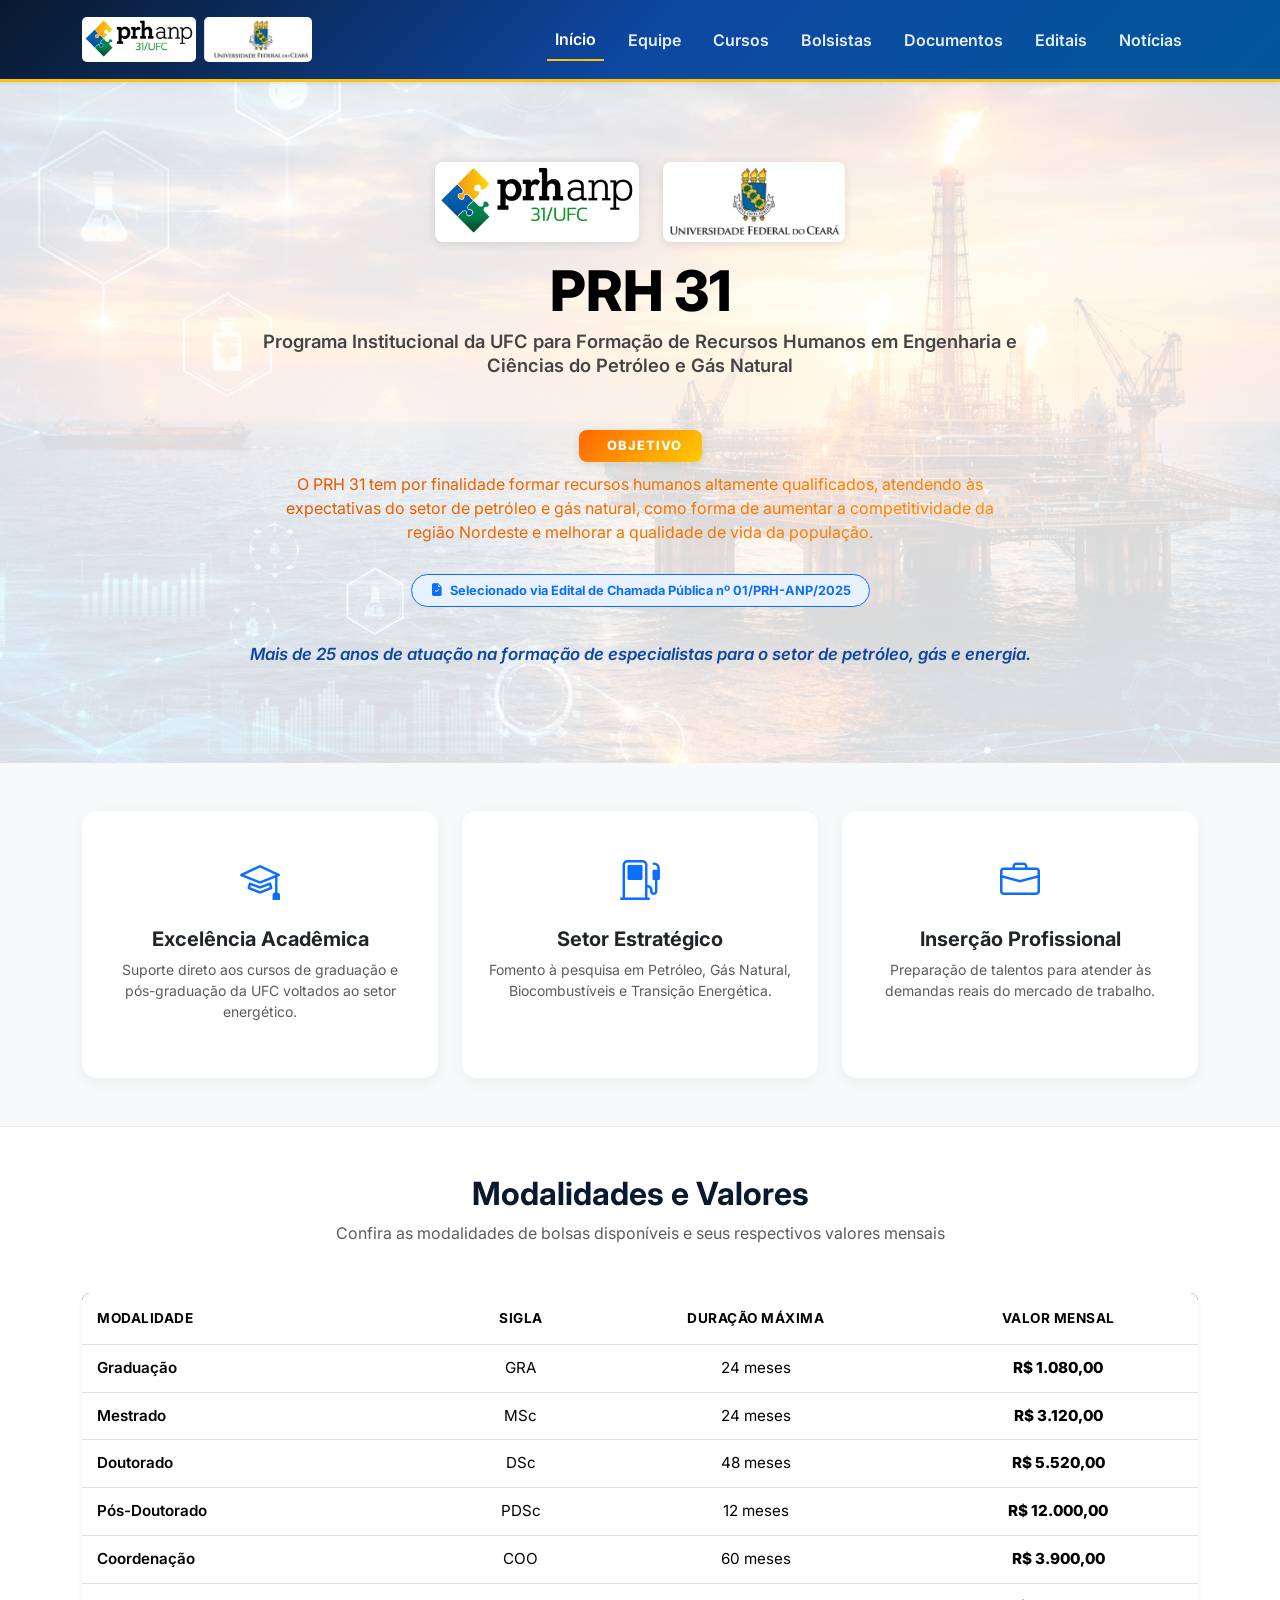
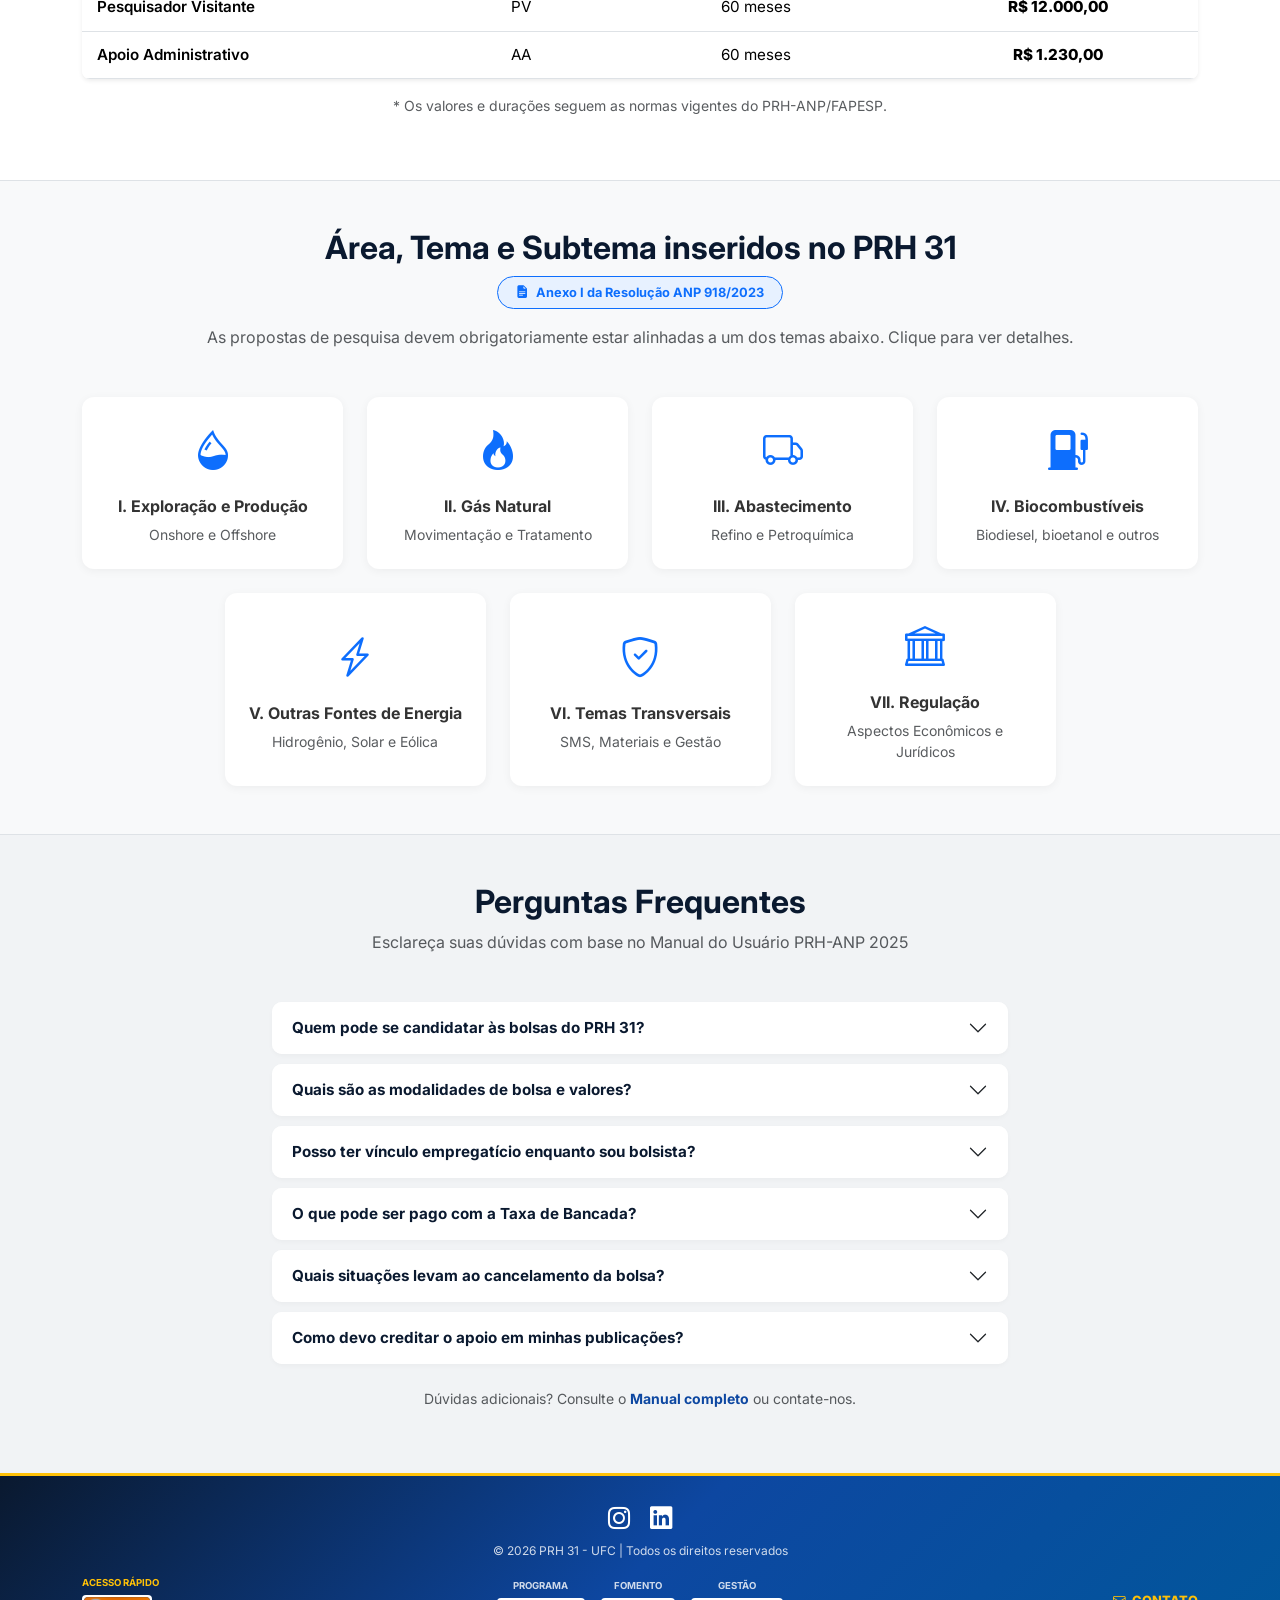
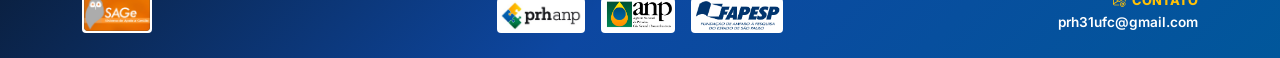
<file: index.html>
<!DOCTYPE html>
<html lang="pt-br">
<head>
  <meta charset="UTF-8">
  <meta name="viewport" content="width=device-width, initial-scale=1">
  <title>PRH 31 - UFC | Início</title>
  
  <link rel="icon" type="image/jpeg" href="img/logo.jpeg">

  <link href="https://cdn.jsdelivr.net/npm/bootstrap@5.3.2/dist/css/bootstrap.min.css" rel="stylesheet">
  <link rel="stylesheet" href="https://cdn.jsdelivr.net/npm/bootstrap-icons@1.11.1/font/bootstrap-icons.css">
  <style>
    @import url('https://fonts.googleapis.com/css2?family=Inter:wght@400;600;800&display=swap');
    
    body { font-family: 'Inter', sans-serif; background: #f8f9fa; color: #333; }

    /* NAVBAR */
    .navbar {
      background: linear-gradient(135deg, #0a192f 0%, #0d47a1 50%, #01579b 100%);
      border-bottom: 3px solid #ffc107; 
      padding: 12px 0;
    }
    .navbar-brand img { height: 45px; background: #fff; padding: 3px; border-radius: 5px; transition: 0.3s; }
    
    .navbar-brand a:hover img { transform: scale(1.05); box-shadow: 0 0 10px #ffc107; }

    .nav-link { font-weight: 600; color: rgba(255, 255, 255, 0.9) !important; transition: 0.3s; margin: 0 8px; }
    .nav-link:hover { color: #ffc107 !important; }
    .nav-link.active { color: #fff !important; border-bottom: 2px solid #ffc107 !important; }

    /* HERO SECTION */
    .hero-section { 
      padding: 80px 0;
      background: linear-gradient(rgba(255, 255, 255, 0.85), rgba(255, 255, 255, 0.85)), 
                  url('img/plat.jpeg') no-repeat center center;
      background-size: cover;
      text-align: center; 
    }
    
    .program-title { font-size: 3.5rem; font-weight: 800; color: #000; margin-bottom: 5px; }
    .program-full-name { 
      font-size: 1.15rem; 
      color: #444; 
      max-width: 800px; 
      margin: 0 auto; 
      line-height: 1.3;
      font-weight: 600; 
    }
    
    .objective-container { margin-top: 50px; }

    .program-purpose { 
      font-size: 1rem;
      max-width: 750px; 
      margin: 10px auto 0 auto;
      line-height: 1.5;
      font-weight: 400;
      background: linear-gradient(135deg, #e65100 0%, #ff8f00 100%);
      -webkit-background-clip: text;
      -webkit-text-fill-color: transparent;
      background-clip: text;
    }

    .purpose-box {
      display: inline-flex;
      align-items: center;
      background: linear-gradient(135deg, #ff6600 0%, #ffcc00 100%);
      padding: 6px 20px; 
      border-radius: 8px;
      box-shadow: 0 2px 8px rgba(0,0,0,0.1);
    }

    .purpose-label { font-weight: 800; text-transform: uppercase; letter-spacing: 1px; color: #ffffff; font-size: 0.8rem; }
    .purpose-icon { font-size: 1.1rem; margin-right: 8px; color: #ffffff; display: flex; align-items: center; }

    .edital-badge {
      display: inline-block;
      background-color: #e7f1ff;
      color: #0d6efd;
      font-size: 0.8rem;
      font-weight: 700;
      padding: 6px 18px;
      border-radius: 50px;
      margin-top: 30px;
      border: 1px solid #0d6efd;
      text-decoration: none;
      transition: 0.3s;
    }
    .edital-badge:hover { background-color: #0d6efd; color: #fff; }

    .history-phrase { font-size: 1.05rem; font-weight: 600; color: #0d47a1; margin-top: 35px; font-style: italic; }
    
    /* CARDS */
    .feature-card { border: none; border-radius: 15px; transition: 0.3s; background: #fff; box-shadow: 0 4px 15px rgba(0,0,0,0.05); padding: 2.5rem 1.5rem !important; }
    .feature-card:hover { transform: translateY(-5px); box-shadow: 0 8px 25px rgba(0,0,0,0.1); }
    
    /* TABELA DE BOLSAS */
    .bolsas-section { background-color: #ffffff; border-top: 1px solid #eee; }
    .table-bolsas thead { background-color: #0a192f; color: white; }
    .table-bolsas th { font-weight: 700; text-transform: uppercase; font-size: 0.85rem; letter-spacing: 0.5px; padding: 15px; }
    .table-bolsas td { padding: 12px 15px; font-size: 0.95rem; vertical-align: middle; }
    .valor-bolsa { font-weight: 800; color: #198754; }

    /* ÁREAS DE PESQUISA CARD */
    .research-card { 
      border: none; 
      border-radius: 12px; 
      transition: 0.3s; 
      background: #fff; 
      box-shadow: 0 2px 10px rgba(0,0,0,0.05); 
      cursor: pointer;
    }
    .research-card:hover { transform: scale(1.03); box-shadow: 0 5px 20px rgba(0,0,0,0.1); border-left: 4px solid #ffc107; }
    .modal-header { background: #0a192f; color: white; border-bottom: 2px solid #ffc107; }
    .modal-title { font-weight: 800; }

    /* FAQ SECTION */
    .faq-section { background-color: #f1f3f5; border-top: 1px solid #dee2e6; }
    .accordion-item { border: none; margin-bottom: 10px; border-radius: 10px !important; overflow: hidden; box-shadow: 0 2px 5px rgba(0,0,0,0.03); }
    .accordion-button { font-size: 0.95rem; color: #0a192f; }
    .accordion-button:not(.collapsed) { background-color: #fff; color: #0d47a1; box-shadow: none; border-bottom: 1px solid #eee; }
    .accordion-button:focus { box-shadow: none; }
    .accordion-body { font-size: 0.9rem; line-height: 1.6; background-color: #fff; }

    /* FOOTER */
    footer { background: linear-gradient(135deg, #0a192f 0%, #0d47a1 50%, #01579b 100%); color: #fff; padding: 25px 0; border-top: 3px solid #ffc107; }
    .footer-logos img { height: 35px; background: #fff; padding: 3px; border-radius: 4px; transition: 0.3s; }
    
    .footer-logos a:hover img, .footer-sage a:hover img { transform: scale(1.05); box-shadow: 0 0 10px #ffc107; }

    .logo-label { font-size:.6rem; text-transform:uppercase; font-weight:700; margin-bottom:4px; display:block; color:rgba(255,255,255,0.8)}
    .contact-label { font-size: 0.8rem; text-transform: uppercase; font-weight: 800; margin-bottom: 2px; color: #ffc107; display: flex; align-items: center; gap: 6px; }
    .footer-email { font-size: 0.85rem; font-weight: 600; color: #fff; text-decoration: none; transition: 0.3s; }
    .footer-email:hover { color: #ffc107; }

    .social-icons a { color: #fff; font-size: 1.4rem; margin: 0 8px; transition: 0.3s; display: inline-block; }
    .social-icons a:hover { color: #ffc107 !important; transform: scale(1.2); }

    @media (max-width: 992px) { .program-title { font-size: 2.8rem; } }
  </style>
</head>
<body class="d-flex flex-column min-vh-100">

<nav class="navbar navbar-expand-lg sticky-top shadow-sm">
  <div class="container">
    <div class="navbar-brand d-flex align-items-center">
        <a href="index.html"><img src="img/logo.jpeg" alt="Logo PRH"></a>
        <a href="https://www.ufc.br/" target="_blank"><img src="img/logo-ufc.jpeg" class="ms-2 border-start ps-2" alt="Logo UFC"></a>
    </div>
    <button class="navbar-toggler" type="button" data-bs-toggle="collapse" data-bs-target="#navbarNav">
      <span class="navbar-toggler-icon"></span>
    </button>
    <div class="collapse navbar-collapse" id="navbarNav">
      <ul class="navbar-nav ms-auto align-items-center">
        <li class="nav-item"><a class="nav-link active" href="index.html">Início</a></li>
        <li class="nav-item"><a class="nav-link" href="equipe.html">Equipe</a></li>
        <li class="nav-item"><a class="nav-link" href="cursos.html">Cursos</a></li>
        <li class="nav-item"><a class="nav-link" href="bolsistas.html">Bolsistas</a></li>
        <li class="nav-item"><a class="nav-link" href="documentos.html">Documentos</a></li>
        <li class="nav-item"><a class="nav-link" href="editais.html">Editais</a></li>
        <li class="nav-item"><a class="nav-link" href="noticias.html">Notícias</a></li>
      </ul>
    </div>
  </div>
</nav>

<main class="flex-grow-1">
  <section class="hero-section">
    <div class="container text-center">
      <div class="d-flex justify-content-center align-items-center gap-4 mb-3">
        <img src="img/logo.jpeg" alt="Logo PRH 31" style="height: 80px; border-radius: 8px; background: #fff; padding: 5px; box-shadow: 0 2px 10px rgba(0,0,0,0.1);">
        <img src="img/logo-ufc.jpeg" alt="Logo UFC" style="height: 80px; border-radius: 8px; background: #fff; padding: 5px; box-shadow: 0 2px 10px rgba(0,0,0,0.1);">
      </div>
      
      <h1 class="program-title">PRH 31</h1>
      <div class="program-full-name">
        <p class="mb-0">Programa Institucional da UFC para Formação de Recursos Humanos em Engenharia e Ciências do Petróleo e Gás Natural</p>
      </div>
      <div class="objective-container">
        <div class="purpose-box">
          <span class="purpose-icon"><i class="bi bi-target"></i></span>
          <span class="purpose-label">Objetivo</span>
        </div>
        <p class="program-purpose">
          O PRH 31 tem por finalidade formar recursos humanos altamente qualificados, atendendo às expectativas do setor de petróleo e gás natural, como forma de aumentar a competitividade da região Nordeste e melhorar a qualidade de vida da população.
        </p>
      </div>
      <a href="https://www.gov.br/anp/pt-br/assuntos/tecnologia-meio-ambiente/prh-anp-programa-de-formacao-de-recursos-humanos/eixo-academico/edital-de-chamada-publica" target="_blank" class="edital-badge">
          <i class="bi bi-file-earmark-check-fill me-1"></i> Selecionado via Edital de Chamada Pública nº 01/PRH-ANP/2025
      </a>
      <p class="history-phrase">Mais de 25 anos de atuação na formação de especialistas para o setor de petróleo, gás e energia.</p>
    </div>
  </section>

  <section class="container py-5">
    <div class="row g-4 text-center">
      <div class="col-md-4"><div class="card h-100 feature-card"><i class="bi bi-mortarboard text-primary fs-1 mb-3"></i><h5 class="fw-bold">Excelência Acadêmica</h5><p class="text-muted small">Suporte direto aos cursos de graduação e pós-graduação da UFC voltados ao setor energético.</p></div></div>
      <div class="col-md-4"><div class="card h-100 feature-card"><i class="bi bi-fuel-pump text-primary fs-1 mb-3"></i><h5 class="fw-bold">Setor Estratégico</h5><p class="text-muted small">Fomento à pesquisa em Petróleo, Gás Natural, Biocombustíveis e Transição Energética.</p></div></div>
      <div class="col-md-4"><div class="card h-100 feature-card"><i class="bi bi-briefcase text-primary fs-1 mb-3"></i><h5 class="fw-bold">Inserção Profissional</h5><p class="text-muted small">Preparação de talentos para atender às demandas reais do mercado de trabalho.</p></div></div>
    </div>
  </section>

  <section class="bolsas-section py-5">
    <div class="container">
      <div class="text-center mb-5">
        <h2 class="fw-bold" style="color: #0a192f;">Modalidades e Valores</h2>
        <p class="text-muted">Confira as modalidades de bolsas disponíveis e seus respectivos valores mensais</p>
      </div>
      <div class="table-responsive shadow-sm rounded-3">
        <table class="table table-hover table-bolsas mb-0">
          <thead>
            <tr class="text-center align-middle">
              <th class="text-start">Modalidade</th>
              <th>Sigla</th>
              <th>Duração Máxima</th>
              <th>Valor Mensal</th>
            </tr>
          </thead>
          <tbody>
            <tr class="text-center align-middle">
              <td class="text-start fw-semibold">Graduação</td>
              <td>GRA</td>
              <td>24 meses</td>
              <td class="valor-bolsa">R$ 1.080,00</td>
            </tr>
            <tr class="text-center align-middle">
              <td class="text-start fw-semibold">Mestrado</td>
              <td>MSc</td>
              <td>24 meses</td>
              <td class="valor-bolsa">R$ 3.120,00</td>
            </tr>
            <tr class="text-center align-middle">
              <td class="text-start fw-semibold">Doutorado</td>
              <td>DSc</td>
              <td>48 meses</td>
              <td class="valor-bolsa">R$ 5.520,00</td>
            </tr>
            <tr class="text-center align-middle">
              <td class="text-start fw-semibold">Pós-Doutorado</td>
              <td>PDSc</td>
              <td>12 meses</td>
              <td class="valor-bolsa">R$ 12.000,00</td>
            </tr>
            <tr class="text-center align-middle">
              <td class="text-start fw-semibold">Coordenação</td>
              <td>COO</td>
              <td>60 meses</td>
              <td class="valor-bolsa">R$ 3.900,00</td>
            </tr>
            <tr class="text-center align-middle">
              <td class="text-start fw-semibold">Pesquisador Visitante</td>
              <td>PV</td>
              <td>60 meses</td>
              <td class="valor-bolsa">R$ 12.000,00</td>
            </tr>
            <tr class="text-center align-middle">
              <td class="text-start fw-semibold">Apoio Administrativo</td>
              <td>AA</td>
              <td>60 meses</td>
              <td class="valor-bolsa">R$ 1.230,00</td>
            </tr>
          </tbody>
        </table>
      </div>
      <p class="text-center small text-muted mt-3 italic">* Os valores e durações seguem as normas vigentes do PRH-ANP/FAPESP.</p>
    </div>
  </section>

  <section class="py-5 bg-light border-top">
    <div class="container">
      <div class="text-center mb-5">
        <h2 class="fw-bold" style="color: #0a192f;">
          Área, Tema e Subtema inseridos no PRH 31
        </h2>
        <div class="mb-3">
          <a href="https://atosoficiais.com.br/anp/resolucao-n-918-2023" target="_blank" class="edital-badge mt-0">
            <i class="bi bi-file-earmark-text-fill me-1"></i> Anexo I da Resolução ANP 918/2023
          </a>
        </div>
        <p class="text-muted">As propostas de pesquisa devem obrigatoriamente estar alinhadas a um dos temas abaixo. Clique para ver detalhes.</p>
      </div>

      <div class="row g-4 justify-content-center">
        <div class="col-lg-3 col-md-4 col-sm-6">
          <div class="research-card p-4 text-center h-100 d-flex flex-column justify-content-center" data-bs-toggle="modal" data-bs-target="#areaI">
            <i class="bi bi-droplet-half fs-1 text-primary mb-3"></i>
            <h6 class="fw-bold m-0">I. Exploração e Produção</h6>
            <small class="text-muted d-block mt-2">Onshore e Offshore</small>
          </div>
          
        </div>
        <div class="col-lg-3 col-md-4 col-sm-6">
          <div class="research-card p-4 text-center h-100 d-flex flex-column justify-content-center" data-bs-toggle="modal" data-bs-target="#areaII">
            <i class="bi bi-fire fs-1 text-primary mb-3"></i>
            <h6 class="fw-bold m-0">II. Gás Natural</h6>
            <small class="text-muted d-block mt-2">Movimentação e Tratamento</small>
          </div>
          
        </div>
        <div class="col-lg-3 col-md-4 col-sm-6">
          <div class="research-card p-4 text-center h-100 d-flex flex-column justify-content-center" data-bs-toggle="modal" data-bs-target="#areaIII">
            <i class="bi bi-truck fs-1 text-primary mb-3"></i>
            <h6 class="fw-bold m-0">III. Abastecimento</h6>
            <small class="text-muted d-block mt-2">Refino e Petroquímica</small>
          </div>
          
        </div>
        <div class="col-lg-3 col-md-4 col-sm-6">
          <div class="research-card p-4 text-center h-100 d-flex flex-column justify-content-center" data-bs-toggle="modal" data-bs-target="#areaIV">
            <i class="bi bi-fuel-pump-fill fs-1 text-primary mb-3"></i>
            <h6 class="fw-bold m-0">IV. Biocombustíveis</h6>
            <small class="text-muted d-block mt-2">Biodiesel, bioetanol e outros</small>
          </div>
          
        </div>
        <div class="col-lg-3 col-md-4 col-sm-6">
          <div class="research-card p-4 text-center h-100 d-flex flex-column justify-content-center" data-bs-toggle="modal" data-bs-target="#areaV">
            <i class="bi bi-lightning-charge fs-1 text-primary mb-3"></i>
            <h6 class="fw-bold m-0">V. Outras Fontes de Energia</h6>
            <small class="text-muted d-block mt-2">Hidrogênio, Solar e Eólica</small>
          </div>
          
        </div>
        <div class="col-lg-3 col-md-4 col-sm-6">
          <div class="research-card p-4 text-center h-100 d-flex flex-column justify-content-center" data-bs-toggle="modal" data-bs-target="#areaVI">
            <i class="bi bi-shield-check fs-1 text-primary mb-3"></i>
            <h6 class="fw-bold m-0">VI. Temas Transversais</h6>
            <small class="text-muted d-block mt-2">SMS, Materiais e Gestão</small>
          </div>
          
        </div>
        <div class="col-lg-3 col-md-4 col-sm-6">
            <div class="research-card p-4 text-center h-100 d-flex flex-column justify-content-center" data-bs-toggle="modal" data-bs-target="#areaVII">
              <i class="bi bi-bank fs-1 text-primary mb-3"></i>
              <h6 class="fw-bold m-0">VII. Regulação</h6>
              <small class="text-muted d-block mt-2">Aspectos Econômicos e Jurídicos</small>
            </div>
        </div>
      </div>
    </div>
  </section>

    
  <div class="modal fade" id="areaI" tabindex="-1"><div class="modal-dialog modal-dialog-centered modal-lg"><div class="modal-content"><div class="modal-header"><h5 class="modal-title">ÁREA I - EXPLORAÇÃO E PRODUÇÃO DE PETRÓLEO E GÁS NATURAL ONSHORE E OFFSHORE</h5><button type="button" class="btn-close btn-close-white" data-bs-dismiss="modal"></button></div><div class="modal-body"><h6>Temas (Subtemas):</h6><ul><li>Tema I - Exploração - Horizonte Pré-Sal, Águas Profundas, Bacias Maduras e Novas Fronteiras Exploratórias (1-2-3-4-5-6-7-8-9-10-11-12-13-14).</li><li>Tema II - Produção - Horizonte Pré-Sal, Águas Profundas, Campos Maduros e Novas Fronteiras Exploratórias (1-2-3-4-5-6-7-8-9-10-11-12-14-15-16-17-19-21).</li><li>Tema III - Recuperação Avançada de Petróleo (1-2-3-4).</li><li>Tema IV - Engenharia de Poço (2-3-4-7-9).</li></ul></div></div></div></div>
  <div class="modal fade" id="areaII" tabindex="-1"><div class="modal-dialog modal-dialog-centered modal-lg"><div class="modal-content"><div class="modal-header"><h5 class="modal-title">ÁREA II - GÁS NATURAL</h5><button type="button" class="btn-close btn-close-white" data-bs-dismiss="modal"></button></div><div class="modal-body"><h6>Temas (Subtemas):</h6><ul><li>Tema I - Produção e Processamento (1-2-4-5-6).</li><li>Tema II - Movimentação e Armazenamento (4-5).</li><li>Tema III - Utilização (1-2-5).</li></ul></div></div></div></div>
  <div class="modal fade" id="areaIII" tabindex="-1"><div class="modal-dialog modal-dialog-centered modal-lg"><div class="modal-content"><div class="modal-header"><h5 class="modal-title"> ÁREA III - ABASTECIMENTO</h5><button type="button" class="btn-close btn-close-white" data-bs-dismiss="modal"></button></div><div class="modal-body"><h6>Temas (Subtemas):</h6><ul><li> Tema I - Refino (1-2-3-4-5-6-7-8).</li><li> Tema II - Combustíveis e Lubrificantes (1-2-3-4-6-7-8).</li><li>Tema III - Petroquímica de 1ª e 2ª Geração (2-3-4-7).</li></ul></div></div></div></div>
  <div class="modal fade" id="areaIV" tabindex="-1"><div class="modal-dialog modal-dialog-centered modal-lg"><div class="modal-content"><div class="modal-header"><h5 class="modal-title">ÁREA IV - BIOCOMBUSTÍVEIS</h5><button type="button" class="btn-close btn-close-white" data-bs-dismiss="modal"></button></div><div class="modal-body"><h6>Temas (Subtemas):</h6><ul><li>Tema I - Biodiesel (1-3-4-5-8-9-10-11).</li><li>Tema II - Bioetanol (1-2-3-4-5-6).</li><li>Tema III - Energia a de Outras Fontes de Biomassa (2-3-4-5).</li><li>Tema IV - Biocombustíveis Avançados[2ª,3ª,4ª geração] (1-2-3-4-5-6-7-8).</li><li>Tema V - Bioquerosene de Aviação (1-2-3-4-5)</li></ul></div></div></div></div>
  <div class="modal fade" id="areaV" tabindex="-1"><div class="modal-dialog modal-dialog-centered modal-lg"><div class="modal-content"><div class="modal-header"><h5 class="modal-title">ÁREA V - OUTRAS FONTES DE ENERGIA</h5><button type="button" class="btn-close btn-close-white" data-bs-dismiss="modal"></button></div><div class="modal-body"><h6>Temas (Subtemas):</h6><ul><li>Tema I - Hidrogênio (1-3-4-5-6).</li><li>Tema II - Energia Solar (2-5).</li><li>Tema III - Outras Fontes Alternativas (1-4).</li></ul></div></div></div></div>
  <div class="modal fade" id="areaVI" tabindex="-1"><div class="modal-dialog modal-dialog-centered modal-lg"><div class="modal-content"><div class="modal-header"><h5 class="modal-title">ÁREA VI - TEMAS TRANSVERSAIS</h5><button type="button" class="btn-close btn-close-white" data-bs-dismiss="modal"></button></div><div class="modal-body"><h6>Temas (Subtemas):</h6><ul><li>Tema I – Materiais (1-2-3-4-5-6).</li><li>Tema II - Segurança e Meio Ambiente (1-2-3-4-5-6-7-8-9-10-11-12-13).</li><li>Tema III - Distribuição, Logística e Transporte (2-3-4).</li><li>Tema IV - Avaliação da Conformidade, Monitoramento e Controle (1-2-3-4).</li></ul></div></div></div></div>
  <div class="modal fade" id="areaVII" tabindex="-1"><div class="modal-dialog modal-dialog-centered modal-lg"><div class="modal-content"><div class="modal-header"><h5 class="modal-title">ÁREA VII - REGULAÇÃO DO SETOR DE PETRÓLEO, GÁS NATURAL E BIOCOMBUSTÍVEIS</h5><button type="button" class="btn-close btn-close-white" data-bs-dismiss="modal"></button></div><div class="modal-body"><h6>Temas (Subtemas):</h6><ul><li>Tema I – Aspectos Econômicos da Regulação da Indústria do Petróleo, Gás Natural e Biocombustíveis (1-2-3-4-5-9).</li></ul></div></div></div></div>

  <section class="faq-section py-5">
    <div class="container">
      <div class="row justify-content-center">
        <div class="col-lg-8">
          <div class="text-center mb-5">
            <h2 class="fw-bold" style="color: #0a192f;">Perguntas Frequentes</h2>
            <p class="text-muted">Esclareça suas dúvidas com base no Manual do Usuário PRH-ANP 2025</p>
          </div>

          <div class="accordion accordion-flush" id="faqPRH">
            <div class="accordion-item">
              <h2 class="accordion-header">
                <button class="accordion-button collapsed fw-bold" type="button" data-bs-toggle="collapse" data-bs-target="#faq1">
                  Quem pode se candidatar às bolsas do PRH 31?
                </button>
              </h2>
              <div id="faq1" class="accordion-collapse collapse" data-bs-parent="#faqPRH">
                <div class="accordion-body text-muted">
                  Os candidatos devem estar obrigatoriamente matriculados na <strong>Universidade Federal do Ceará (UFC)</strong> e fazerem parte de um dos cursos vinculados ao programa. Além disso, devem ser brasileiros ou estrangeiros com visto permanente (Item 6.1.1.1.g) e possuir tema de estudo alinhado ao setor de Petróleo e Gás (Item 2).
                </div>
              </div>
            </div>

            <div class="accordion-item">
              <h2 class="accordion-header">
                <button class="accordion-button collapsed fw-bold" type="button" data-bs-toggle="collapse" data-bs-target="#faq2">
                  Quais são as modalidades de bolsa e valores?
                </button>
              </h2>
              <div id="faq2" class="accordion-collapse collapse" data-bs-parent="#faqPRH">
                <div class="accordion-body text-muted">
                  Conforme a <strong>Tabela 1 (Item 6.1)</strong>, as bolsas incluem: Graduação (R$ 1.080), Mestrado (R$ 3.120), Doutorado (R$ 5.520) e Pós-Doutorado (R$ 12.000).
                </div>
              </div>
            </div>

            <div class="accordion-item">
              <h2 class="accordion-header">
                <button class="accordion-button collapsed fw-bold" type="button" data-bs-toggle="collapse" data-bs-target="#faq3">
                  Posso ter vínculo empregatício enquanto sou bolsista?
                </button>
              </h2>
              <div id="faq3" class="accordion-collapse collapse" data-bs-parent="#faqPRH">
                <div class="accordion-body text-muted">
                  Não. O bolsista não pode manter qualquer outra atividade remunerada durante a vigência da bolsa (Item 6.1.1.1.j). Exceções são permitidas apenas para estágios em empresas do setor ou pesquisas vinculadas à cláusula de PD&I da ANP (Item 6.1.1.1.j e 6.1.8).
                </div>
              </div>
            </div>

            <div class="accordion-item">
              <h2 class="accordion-header">
                <button class="accordion-button collapsed fw-bold" type="button" data-bs-toggle="collapse" data-bs-target="#faq4">
                  O que pode ser pago com a Taxa de Bancada?
                </button>
              </h2>
              <div id="faq4" class="accordion-collapse collapse" data-bs-parent="#faqPRH">
                <div class="accordion-body text-muted">
                  O recurso (até 30% do valor das bolsas) destina-se a despesas como taxas de inscrição em eventos (6.8.1), diárias (6.8.2), passagens (6.8.3), serviços de terceiros (6.8.4) e bens de consumo ou capital (6.8.5 e 6.8.6), visando a manutenção das atividades do projeto (Item 6.6).
                </div>
              </div>
            </div>

            <div class="accordion-item">
              <h2 class="accordion-header">
                <button class="accordion-button collapsed fw-bold" type="button" data-bs-toggle="collapse" data-bs-target="#faq5">
                  Quais situações levam ao cancelamento da bolsa?
                </button>
              </h2>
              <div id="faq5" class="accordion-collapse collapse" data-bs-parent="#faqPRH">
                <div class="accordion-body text-muted">
                  O cancelamento ocorre por abandono, mau desempenho ou descumprimento das regras do Manual ou Termo de Outorga, obrigando a devolução dos recursos (Item 6.5). Casos de saúde documentados ou obtenção de emprego no setor são exceções para a devolução (Item 6.5.c).
                </div>
              </div>
            </div>

            <div class="accordion-item">
              <h2 class="accordion-header">
                <button class="accordion-button collapsed fw-bold" type="button" data-bs-toggle="collapse" data-bs-target="#faq6">
                  Como devo creditar o apoio em minhas publicações?
                </button>
              </h2>
              <div id="faq6" class="accordion-collapse collapse" data-bs-parent="#faqPRH">
                <div class="accordion-body text-muted">
                  É obrigatório citar o PRH-ANP e a FAPESP em todos os trabalhos e comunicações científicas (Item 13).<br>
                  <span class="mt-2 d-block"><strong>Agradecimento em Português</strong></span>
                  <em class="small d-block mt-1">Os autores agradecem o apoio financeiro do Programa de Formação de Recursos Humanos da Agência Nacional do Petróleo, Gás Natural e Biocombustíveis - PRH-ANP, gerido pela Fundação de Amparo à Pesquisa do Estado de São Paulo (FAPESP), Brasil. Processo Nº 2025/03400-7.</em>
                  <span class="mt-2 d-block"><strong>Agradecimento em Inglês</strong></span>
                  <em class="small d-block mt-1">The authors acknowledge the financial support of the Human Resources Program of the Brazilian National Agency of Petroleum, Natural Gas and Biofuels (PRH-ANP), managed by the São Paulo Research Foundation (FAPESP), Brazil. Process Nº. 2025/03400-7.</em>
                </div>
              </div>
            </div>
          </div>

          <div class="text-center mt-4">
            <p class="small text-muted">Dúvidas adicionais? Consulte o <a href="documentos.html" class="fw-bold text-decoration-none" style="color:#0d47a1">Manual completo</a> ou contate-nos.</p>
          </div>
        </div>
      </div>
    </div>
  </section>
</main>

<footer class="text-center">
  <div class="container">
    <div class="social-icons mb-2">
      <a href="https://www.instagram.com/prh31.1.ufc.anp/" target="_blank"><i class="bi bi-instagram"></i></a>
      <a href="https://www.linkedin.com/in/prh31ufc/" target="_blank"><i class="bi bi-linkedin"></i></a>
    </div>
    <p class="mb-3 small" style="font-size: 0.75rem; opacity: 0.8;">© 2026 PRH 31 - UFC | Todos os direitos reservados</p>
    
    <div class="row align-items-end">
      <div class="col-md-3 text-start mb-3 mb-md-0 footer-sage">
        <span class="logo-label" style="color:#ffc107">Acesso Rápido</span>
        <a href="https://sage.fapesp.br/SAGe_WEB/processManagement.do" target="_blank">
          <img src="img/sage.jpeg" style="height:38px;border-radius:4px;background:#fff;padding:2px">
        </a>
      </div>
      <div class="col-md-6">
        <div class="row justify-content-center g-3 footer-logos">
          <div class="col-auto">
            <span class="logo-label">Programa</span>
            <a href="https://www.gov.br/anp/pt-br/assuntos/tecnologia-meio-ambiente/prh-anp-programa-de-formacao-de-recursos-humanos" target="_blank"><img src="img/logo-prh-anp.jpeg"></a>
          </div>
          <div class="col-auto">
            <span class="logo-label">Fomento</span>
            <a href="https://www.gov.br/anp/pt-br" target="_blank"><img src="img/logo-anp.jpeg"></a>
          </div>
          <div class="col-auto">
            <span class="logo-label">Gestão</span>
            <a href="https://fapesp.br/" target="_blank"><img src="img/logo-fapesp.jpeg"></a>
          </div>
        </div>
      </div>
      <div class="col-md-3 mb-2 mb-md-0 contact-block" style="display: flex; flex-direction: column; align-items: flex-end;">
        <span class="contact-label"><i class="bi bi-envelope-at"></i> CONTATO</span>
        <a href="mailto:prh31ufc@gmail.com" class="footer-email">prh31ufc@gmail.com</a>
      </div>
    </div>
  </div>
</footer>

<script src="https://cdn.jsdelivr.net/npm/bootstrap@5.3.2/dist/js/bootstrap.bundle.min.js"></script>
</body>
</html>
</file>
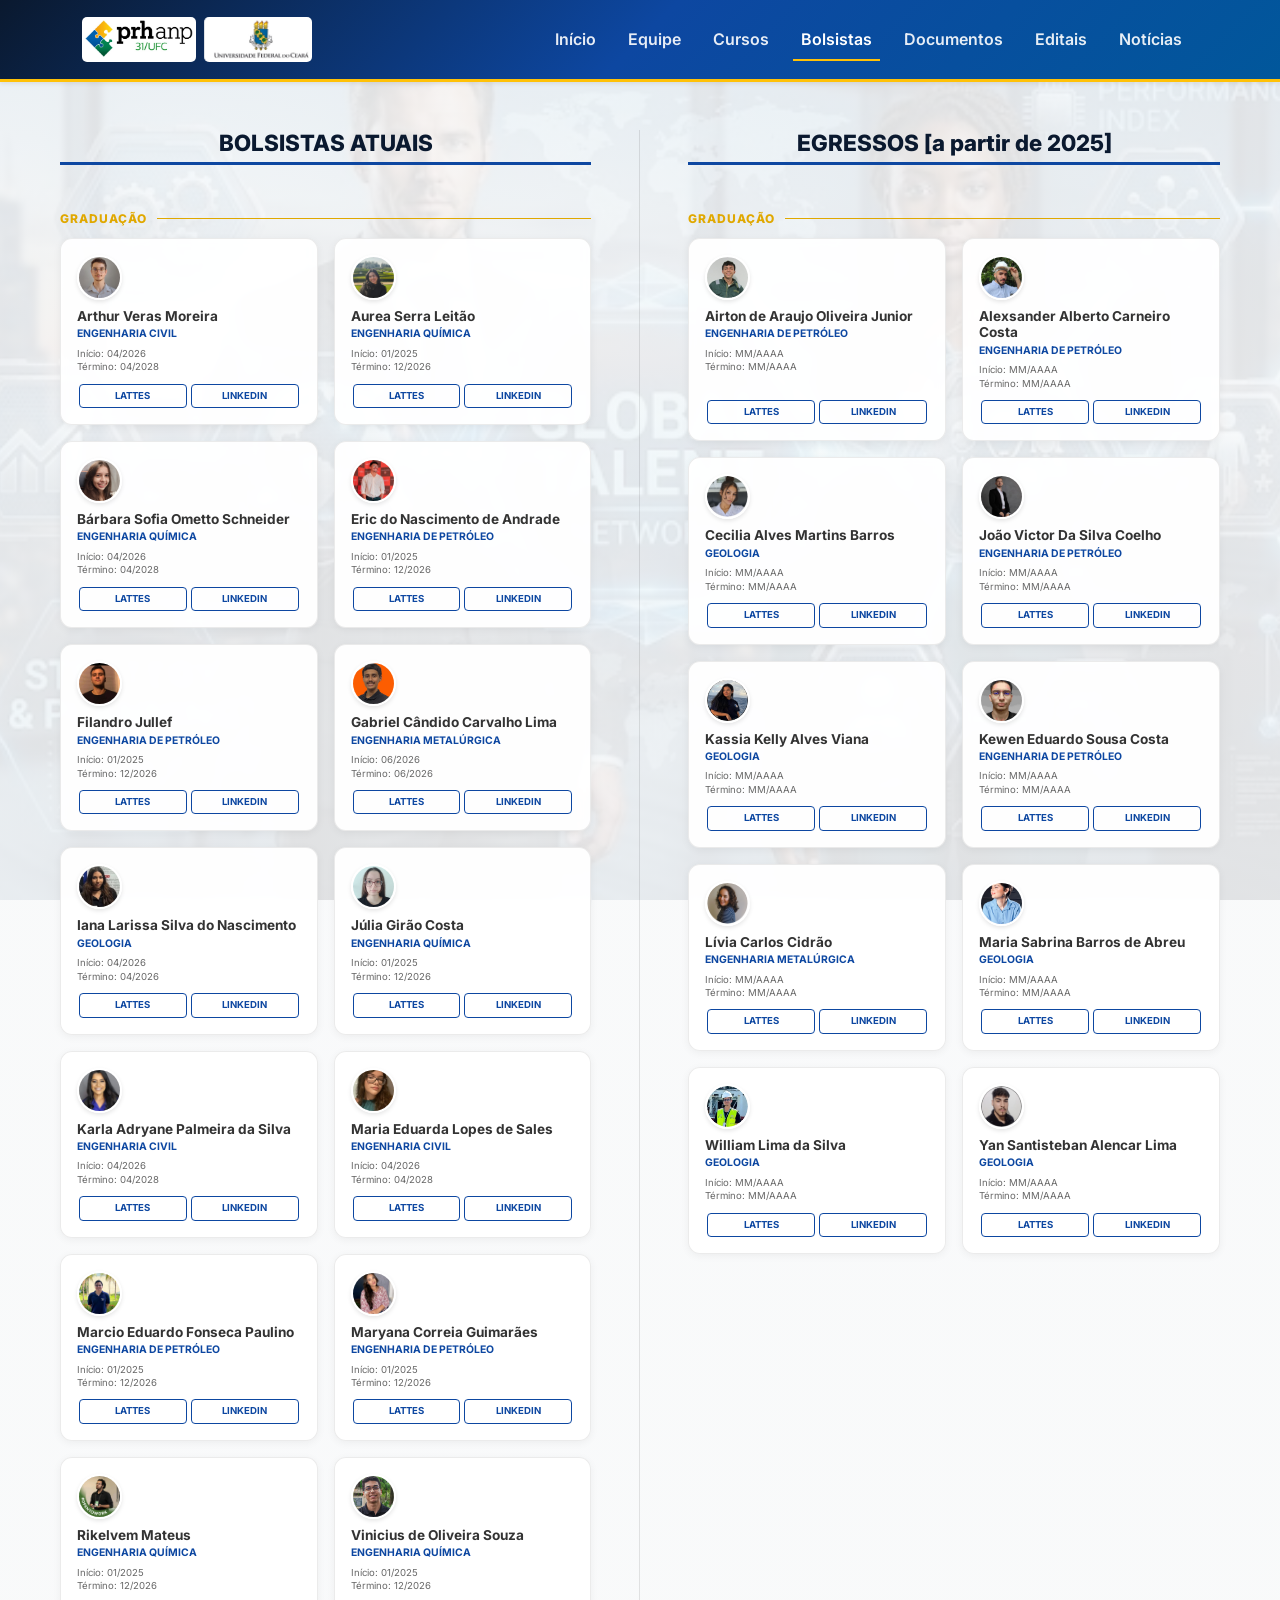
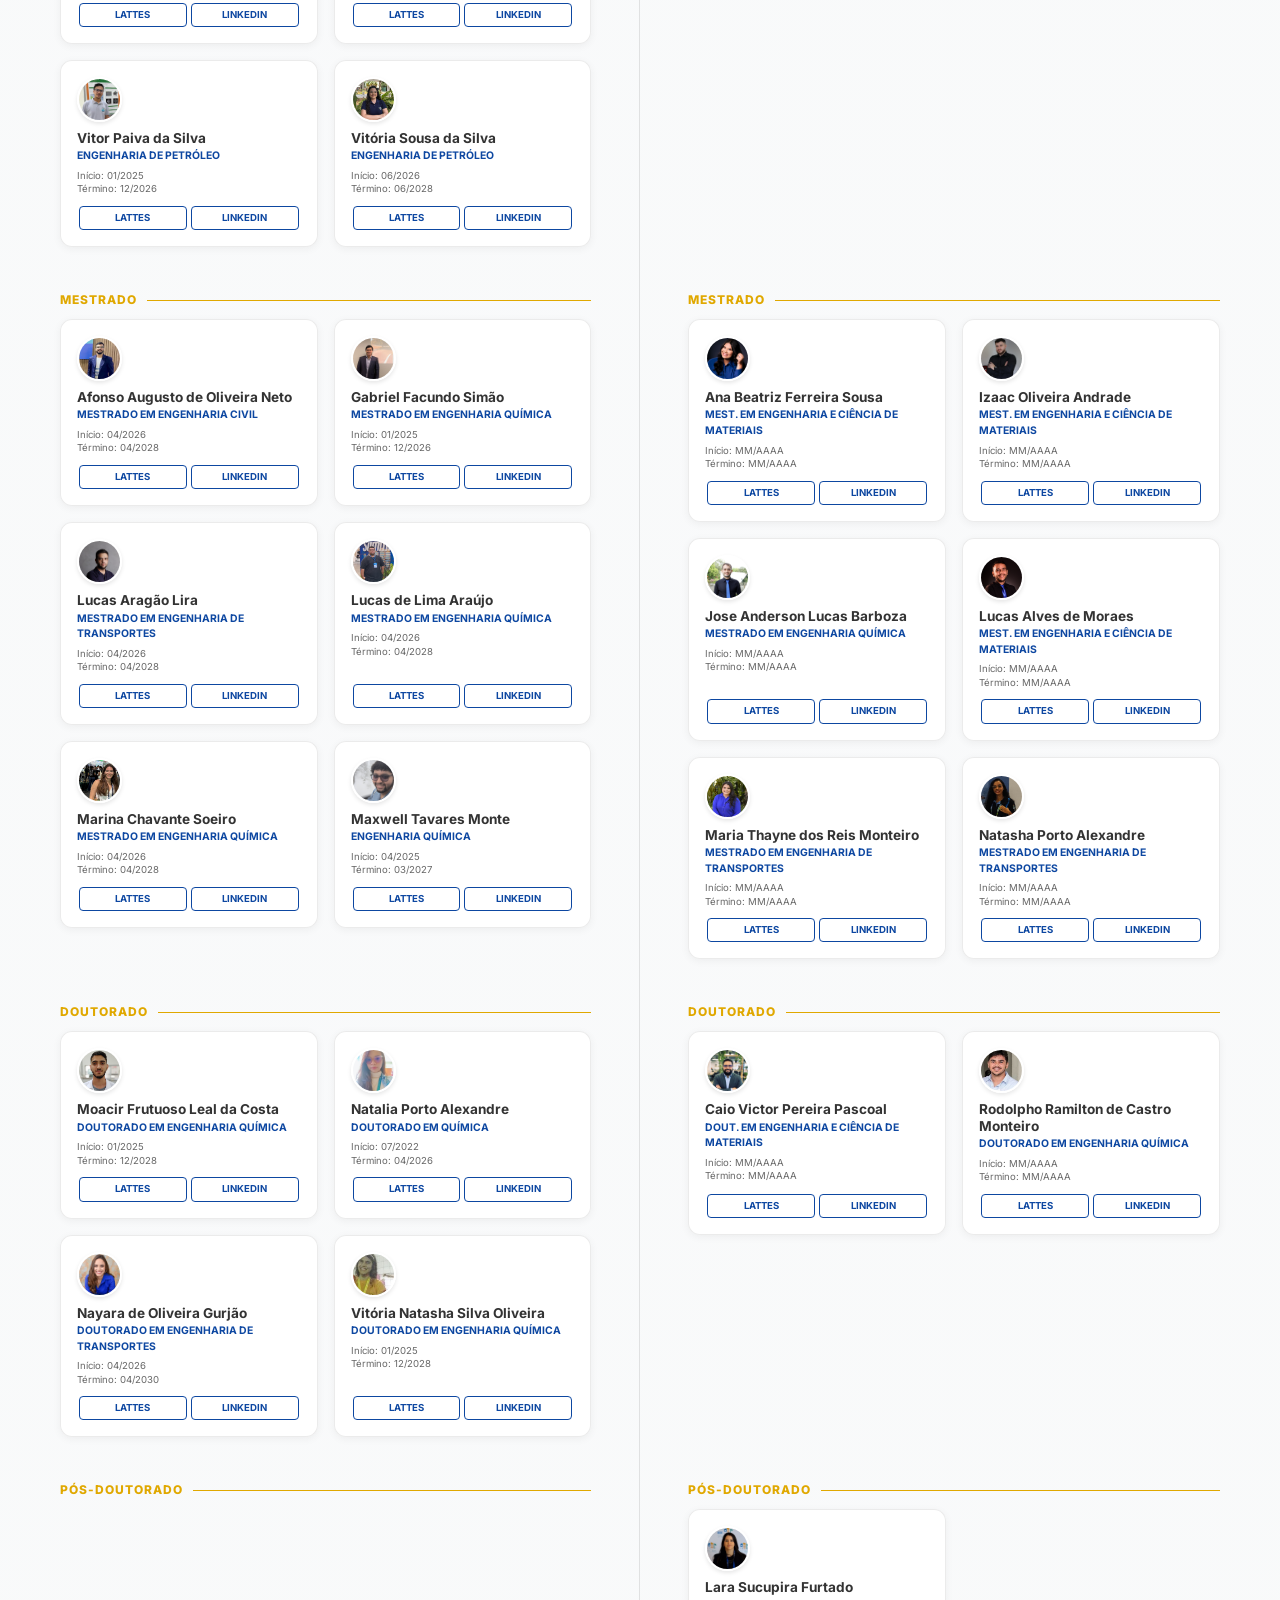
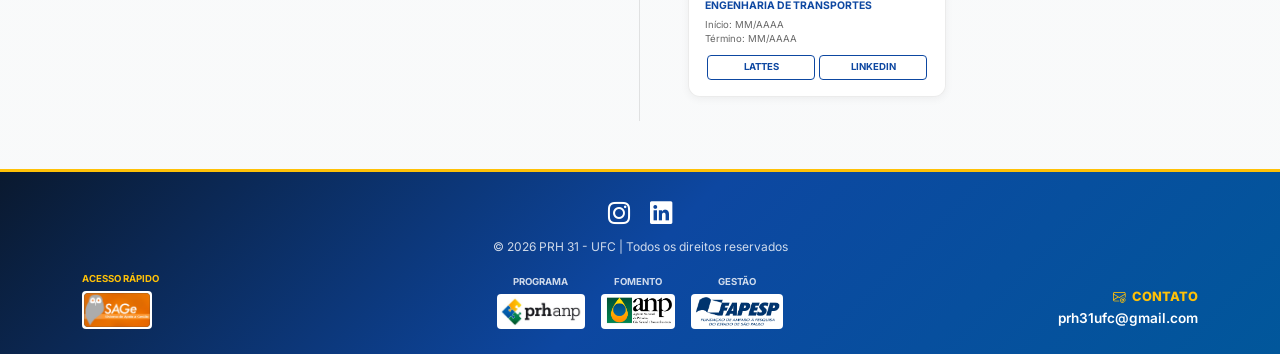
<file: bolsistas.html>
<!DOCTYPE html>
<html lang="pt-br">
<head>
  <meta charset="UTF-8">
  <meta name="viewport" content="width=device-width, initial-scale=1">
  <title>PRH 31 - UFC | Bolsistas</title>
  <link href="https://cdn.jsdelivr.net/npm/bootstrap@5.3.2/dist/css/bootstrap.min.css" rel="stylesheet">
  <link rel="stylesheet" href="https://cdn.jsdelivr.net/npm/bootstrap-icons@1.11.1/font/bootstrap-icons.css">
  <style>
    @import url('https://fonts.googleapis.com/css2?family=Inter:wght@400;600;800&display=swap');
    
    body {
      font-family: 'Inter', sans-serif;
      background: linear-gradient(rgba(248, 249, 250, 0.9), rgba(248, 249, 250, 0.9)), 
                  url('img/fundbol.jpeg') no-repeat center center fixed;
      background-size: cover;
    }

    /* NAVBAR PADRONIZADA */
    .navbar {
      background: linear-gradient(135deg, #0a192f 0%, #0d47a1 50%, #01579b 100%);
      border-bottom: 3px solid #ffc107;
      padding: 12px 0;
    }

    .navbar-brand img { 
      height: 45px; 
      background: #fff; 
      padding: 3px; 
      border-radius: 5px; 
      transition: 0.3s;
    }

    /* Efeito nas logos superiores */
    .navbar-brand a:hover img { transform: scale(1.05); box-shadow: 0 0 10px #ffc107; }

    .nav-link { 
      font-weight: 600; 
      color: rgba(255, 255, 255, 0.9) !important; 
      border-bottom: 2px solid transparent; 
      transition: 0.3s; 
      margin: 0 8px;
    }

    .nav-link:hover { color: #ffc107 !important; }

    .nav-link.active { 
      color: #fff !important; 
      border-bottom: 2px solid #ffc107 !important; 
    }

    .navbar-toggler { border-color: rgba(255,255,255,0.3); }
    .navbar-toggler-icon { filter: invert(1); }

    /* TÍTULOS E SUBSEÇÕES */
    .section-title { 
      border-bottom: 3px solid #0d47a1; 
      display: block; 
      padding-bottom: 5px; 
      margin-bottom: 25px; 
      font-weight: 800; 
      font-size: 1.4rem; 
      text-align: center;
      color: #0a192f;
    }
    
    .subsection-label { 
      font-size: 0.75rem; 
      font-weight: 800; 
      color: #e0a800; 
      text-transform: uppercase; 
      letter-spacing: 1px; 
      margin: 20px 0 10px 0; 
      display: flex; 
      align-items: center; 
    }
    .subsection-label::after { content: ""; flex: 1; height: 1px; background: #e0a800; margin-left: 10px; }
    
    /* CARDS DOS BOLSISTAS */
    .student-card { 
      border: 1px solid rgba(0,0,0,0.08); 
      border-radius: 12px; 
      background: rgba(255, 255, 255, 0.95); 
      box-shadow: 0 2px 8px rgba(0,0,0,0.05); 
      transition: 0.3s; 
      height: 100%; 
      display: flex; 
      flex-direction: column; 
      justify-content: space-between; 
      backdrop-filter: blur(5px); 
    }
    .student-card:hover { 
      transform: translateY(-3px); 
      box-shadow: 0 5px 15px rgba(0,0,0,0.1); 
      border-color: #ffc107; 
    }
    .student-img { width: 45px; height: 45px; border-radius: 50%; object-fit: cover; margin-bottom: 8px; border: 2px solid #fff; box-shadow: 0 2px 4px rgba(0,0,0,0.1); }
    .student-name { font-size: 0.85rem; font-weight: 700; margin-bottom: 2px; color: #333; line-height: 1.2; }
    .student-course { font-size: 0.65rem; color: #0d47a1; margin-bottom: 5px; font-weight: 700; text-transform: uppercase; }
    .student-dates { font-size: 0.6rem; color: #666; margin-bottom: 10px; line-height: 1.4; }
    
    .btn-social { 
      font-size: 0.6rem; 
      padding: 4px 2px; 
      border-radius: 4px; 
      font-weight: 700; 
      flex: 1; 
      margin: 0 2px; 
      display: flex; 
      align-items: center; 
      justify-content: center; 
      gap: 3px;
      transition: 0.3s;
      border: 1px solid #0d47a1;
      color: #0d47a1;
      text-transform: uppercase;
    }
    .btn-social:hover { background-color: #0d47a1; color: #fff; }
    
    /* RODAPÉ PADRONIZADO */
    footer { 
      background: linear-gradient(135deg, #0a192f 0%, #0d47a1 50%, #01579b 100%); 
      color: #fff; 
      padding: 25px 0; 
      margin-top: auto; 
      border-top: 3px solid #ffc107; 
    }

    .footer-logos img { height: 35px; background: #fff; padding: 3px; border-radius: 4px; transition: 0.3s; }

    /* Efeito de brilho nas logos do rodapé ao passar o mouse */
    .footer-logos a:hover img, .footer-sage a:hover img { transform: scale(1.05); box-shadow: 0 0 10px #ffc107; }

    .logo-label { font-size:.6rem; text-transform:uppercase; font-weight:700; margin-bottom:4px; display:block; color:rgba(255,255,255,0.8)}
    
    .contact-block { display: flex; flex-direction: column; align-items: flex-end; justify-content: center; }
    .contact-label { font-size: 0.8rem; text-transform: uppercase; font-weight: 800; margin-bottom: 2px; color: #ffc107; display: flex; align-items: center; gap: 6px; }
    .footer-email { font-size: 0.85rem; font-weight: 600; color: #fff; text-decoration: none; transition: 0.3s; }
    .footer-email:hover { color: #ffc107; }

    .social-icons a { color: #fff; font-size: 1.4rem; margin: 0 8px; transition: 0.3s; display: inline-block; }
    .social-icons a:hover { color: #ffc107 !important; transform: scale(1.2); }
    
    .vertical-divider { border-right: 1px solid rgba(0,0,0,0.1); }

    @media (max-width: 992px) { 
      /* No celular as colunas empilham; remove a linha vertical (cada nível agora tem a sua) */
      .vertical-divider { border-right: none; }
      .contact-block { align-items: center; margin-top: 15px; } 
      .navbar-brand img { height: 38px; }
    }
  </style>
</head>
<body class="d-flex flex-column min-vh-100">

<nav class="navbar navbar-expand-lg sticky-top shadow-sm">
  <div class="container">
    <div class="navbar-brand d-flex align-items-center">
      <a href="index.html"><img src="img/logo.jpeg" alt="Logo PRH"></a>
      <a href="https://www.ufc.br/" target="_blank"><img src="img/logo-ufc.jpeg" class="ms-2 border-start ps-2" alt="Logo UFC"></a>
    </div>
    
    <button class="navbar-toggler" type="button" data-bs-toggle="collapse" data-bs-target="#navbarNav">
      <span class="navbar-toggler-icon"></span>
    </button>

    <div class="collapse navbar-collapse" id="navbarNav">
      <ul class="navbar-nav ms-auto align-items-center">
        <li class="nav-item"><a class="nav-link" href="index.html">Início</a></li>
        <li class="nav-item"><a class="nav-link" href="equipe.html">Equipe</a></li>
        <li class="nav-item"><a class="nav-link" href="cursos.html">Cursos</a></li>
        <li class="nav-item"><a class="nav-link active" href="bolsistas.html">Bolsistas</a></li>
        <li class="nav-item"><a class="nav-link" href="documentos.html">Documentos</a></li>
        <li class="nav-item"><a class="nav-link" href="editais.html">Editais</a></li>
        <li class="nav-item"><a class="nav-link" href="noticias.html">Notícias</a></li>
      </ul>
    </div>
  </div>
</nav>

<main class="container-fluid px-4 py-5 flex-grow-1">

  <!-- ============ TÍTULOS ============ -->
  <div class="row">
    <div class="col-lg-6 vertical-divider px-lg-5">
      <h3 class="section-title">BOLSISTAS ATUAIS</h3>
    </div>
    <div class="col-lg-6 px-lg-5">
      <h3 class="section-title">EGRESSOS [a partir de 2025]</h3>
    </div>
  </div>

  <!-- ============ GRADUAÇÃO ============ -->
  <div class="row">

    <!-- ATUAIS: GRADUAÇÃO -->
    <div class="col-lg-6 vertical-divider px-lg-5">
      <div class="subsection-label">Graduação</div>
      <div class="row row-cols-1 row-cols-sm-2 g-3 mb-4">
        <div class="col"><div class="student-card p-3"><div><img src="./img/bol/avm.jpeg" class="student-img"><div class="student-name">Arthur Veras Moreira</div><div class="student-course">Engenharia Civil</div><div class="student-dates">Início: 04/2026<br>Término: 04/2028</div></div><div class="d-flex"><a href="http://lattes.cnpq.br/0002072981262126" target="_blank" class="btn btn-social">Lattes</a><a href="INATIVO" target="_blank" class="btn btn-social">LinkedIn</a></div></div></div>
        <div class="col"><div class="student-card p-3"><div><img src="./img/bol/asl.jpeg" class="student-img"><div class="student-name">Aurea Serra Leitão</div><div class="student-course">Engenharia Química</div><div class="student-dates">Início: 01/2025<br>Término: 12/2026</div></div><div class="d-flex"><a href="http://lattes.cnpq.br/9097386605686825" target="_blank" class="btn btn-social">Lattes</a><a href="https://www.linkedin.com/in/aurea-serra-leit%C3%A3o-40932a299" target="_blank" class="btn btn-social">LinkedIn</a></div></div></div>
        <div class="col"><div class="student-card p-3"><div><img src="./img/bol/bbo.jpeg" class="student-img"><div class="student-name">Bárbara Sofia Ometto Schneider</div><div class="student-course">Engenharia Química</div><div class="student-dates">Início: 04/2026<br>Término: 04/2028</div></div><div class="d-flex"><a href="http://lattes.cnpq.br/2430004113690234" target="_blank" class="btn btn-social">Lattes</a><a href="INATIVA" target="_blank" class="btn btn-social">LinkedIn</a></div></div></div>
        <div class="col"><div class="student-card p-3"><div><img src="./img/bol/en.jpeg" class="student-img"><div class="student-name">Eric do Nascimento de Andrade</div><div class="student-course">Engenharia de Petróleo</div><div class="student-dates">Início: 01/2025<br>Término: 12/2026</div></div><div class="d-flex"><a href="https://lattes.cnpq.br/5840905874982276" target="_blank" class="btn btn-social">Lattes</a><a href="https://www.linkedin.com/in/eric-nascimento-andrade-072b0b196" target="_blank" class="btn btn-social">LinkedIn</a></div></div></div>
        <div class="col"><div class="student-card p-3"><div><img src="./img/bol/fjapb.jpeg" class="student-img"><div class="student-name">Filandro Jullef</div><div class="student-course">Engenharia de Petróleo</div><div class="student-dates">Início: 01/2025<br>Término: 12/2026</div></div><div class="d-flex"><a href="http://lattes.cnpq.br/9767215817941236" target="_blank" class="btn btn-social">Lattes</a><a href="https://www.linkedin.com/in/filandro-jullef-2615582b3" target="_blank" class="btn btn-social">LinkedIn</a></div></div></div>
        <div class="col"><div class="student-card p-3"><div><img src="./img/bol/gcl.jpeg" class="student-img"><div class="student-name">Gabriel Cândido Carvalho Lima</div><div class="student-course">Engenharia Metalúrgica</div><div class="student-dates">Início: 06/2026<br>Término: 06/2026</div></div><div class="d-flex"><a href="https://lattes.cnpq.br/2060865869224457" target="_blank" class="btn btn-social">Lattes</a><a href="https://www.linkedin.com/in/gabriel-cândido-814835415" target="_blank" class="btn btn-social">LinkedIn</a></div></div></div>
        <div class="col"><div class="student-card p-3"><div><img src="./img/bol/iln.jpeg" class="student-img"><div class="student-name">Iana Larissa Silva do Nascimento</div><div class="student-course">Geologia</div><div class="student-dates">Início: 04/2026<br>Término: 04/2026</div></div><div class="d-flex"><a href="http://lattes.cnpq.br/8118806711658851" target="_blank" class="btn btn-social">Lattes</a><a href="https://www.linkedin.com/in/iana-larissa-6b9680432" target="_blank" class="btn btn-social">LinkedIn</a></div></div></div>
        <div class="col"><div class="student-card p-3"><div><img src="./img/bol/jgc.jpeg" class="student-img"><div class="student-name">Júlia Girão Costa</div><div class="student-course">Engenharia Química</div><div class="student-dates">Início: 01/2025<br>Término: 12/2026</div></div><div class="d-flex"><a href="http://lattes.cnpq.br/8933251762342425" target="_blank" class="btn btn-social">Lattes</a><a href="INATIVA" target="_blank" class="btn btn-social">LinkedIn</a></div></div></div>
        <div class="col"><div class="student-card p-3"><div><img src="./img/bol/kps.jpeg" class="student-img"><div class="student-name">Karla Adryane Palmeira da Silva</div><div class="student-course">Engenharia Civil</div><div class="student-dates">Início: 04/2026<br>Término: 04/2028</div></div><div class="d-flex"><a href="http://lattes.cnpq.br/9395751842016350" target="_blank" class="btn btn-social">Lattes</a><a href="https://www.linkedin.com/in/karla-adryane-palmeira-silva-222890171/" target="_blank" class="btn btn-social">LinkedIn</a></div></div></div>   
        <div class="col"><div class="student-card p-3"><div><img src="./img/bol/mels.jpeg" class="student-img"><div class="student-name">Maria Eduarda Lopes de Sales</div><div class="student-course">Engenharia Civil</div><div class="student-dates">Início: 04/2026<br>Término: 04/2028</div></div><div class="d-flex"><a href="http://lattes.cnpq.br/7443944176563627" target="_blank" class="btn btn-social">Lattes</a><a href="https://www.linkedin.com/in/iana-larissa-6b9680432" target="_blank" class="btn btn-social">LinkedIn</a></div></div></div>
        <div class="col"><div class="student-card p-3"><div><img src="./img/bol/mefp.jpeg" class="student-img"><div class="student-name">Marcio Eduardo Fonseca Paulino</div><div class="student-course">Engenharia de Petróleo</div><div class="student-dates">Início: 01/2025<br>Término: 12/2026</div></div><div class="d-flex"><a href="http://lattes.cnpq.br/0096967013491553" target="_blank" class="btn btn-social">Lattes</a><a href="https://www.linkedin.com/in/marcioeduardofonseca" target="_blank" class="btn btn-social">LinkedIn</a></div></div></div>
        <div class="col"><div class="student-card p-3"><div><img src="./img/bol/mcg.jpeg" class="student-img"><div class="student-name">Maryana Correia Guimarães</div><div class="student-course">Engenharia de Petróleo</div><div class="student-dates">Início: 01/2025<br>Término: 12/2026</div></div><div class="d-flex"><a href="https://lattes.cnpq.br/2224159398133622" target="_blank" class="btn btn-social">Lattes</a><a href="https://www.linkedin.com/in/maryanaguimarães" target="_blank" class="btn btn-social">LinkedIn</a></div></div></div>
        <div class="col"><div class="student-card p-3"><div><img src="./img/bol/frml.jpeg" class="student-img"><div class="student-name">Rikelvem Mateus</div><div class="student-course">Engenharia Química</div><div class="student-dates">Início: 01/2025<br>Término: 12/2026</div></div><div class="d-flex"><a href="https://lattes.cnpq.br/2003414649538694" target="_blank" class="btn btn-social">Lattes</a><a href="https://www.linkedin.com/in/rikelvem-mateus-53965a203" target="_blank" class="btn btn-social">LinkedIn</a></div></div></div>
        <div class="col"><div class="student-card p-3"><div><img src="./img/bol/vo.jpeg" class="student-img"><div class="student-name">Vinicius de Oliveira Souza</div><div class="student-course">Engenharia Química</div><div class="student-dates">Início: 01/2025<br>Término: 12/2026</div></div><div class="d-flex"><a href="https://lattes.cnpq.br/7487153381908930" target="_blank" class="btn btn-social">Lattes</a><a href="http://www.linkedin.com/in/vinicius-oliveira-360b1b3aa" target="_blank" class="btn btn-social">LinkedIn</a></div></div></div>
        <div class="col"><div class="student-card p-3"><div><img src="./img/bol/vps.jpeg" class="student-img"><div class="student-name">Vitor Paiva da Silva</div><div class="student-course">Engenharia de Petróleo</div><div class="student-dates">Início: 01/2025<br>Término: 12/2026</div></div><div class="d-flex"><a href="https://lattes.cnpq.br/0234906244524294" target="_blank" class="btn btn-social">Lattes</a><a href="https://www.linkedin.com/in/vitor-paiva-b391a9212" target="_blank" class="btn btn-social">LinkedIn</a></div></div></div>
        <div class="col"><div class="student-card p-3"><div><img src="./img/bol/vss.jpeg" class="student-img"><div class="student-name">Vitória Sousa da Silva</div><div class="student-course">Engenharia de Petróleo</div><div class="student-dates">Início: 06/2026<br>Término: 06/2028</div></div><div class="d-flex"><a href="http://lattes.cnpq.br/1110983473471511" target="_blank" class="btn btn-social">Lattes</a><a href="https://www.linkedin.com/in/vitória-sousa-1b1556248" target="_blank" class="btn btn-social">LinkedIn</a></div></div></div>
      </div>
    </div>

    <!-- EGRESSOS: GRADUAÇÃO -->
    <div class="col-lg-6 px-lg-5">
      <div class="subsection-label">Graduação</div>
      <div class="row row-cols-1 row-cols-sm-2 g-3 mb-4">
        <div class="col"><div class="student-card p-3"><div><img src="./img/bol/aaoj.jpeg" class="student-img"><div class="student-name">Airton de Araujo Oliveira Junior</div><div class="student-course">Engenharia de Petróleo</div><div class="student-dates">Início: MM/AAAA<br>Término: MM/AAAA</div></div><div class="d-flex"><a href="http://lattes.cnpq.br/5160004529086947" target="_blank" class="btn btn-social">Lattes</a><a href="INATIVO" target="_blank" class="btn btn-social">LinkedIn</a></div></div></div>
        <div class="col"><div class="student-card p-3"><div><img src="./img/bol/acc.jpeg" class="student-img"><div class="student-name">Alexsander Alberto Carneiro Costa</div><div class="student-course">Engenharia de Petróleo</div><div class="student-dates">Início: MM/AAAA<br>Término: MM/AAAA</div></div><div class="d-flex"><a href="http://lattes.cnpq.br/8937772883863430" target="_blank" class="btn btn-social">Lattes</a><a href="INATIVO" target="_blank" class="btn btn-social">LinkedIn</a></div></div></div>
        <div class="col"><div class="student-card p-3"><div><img src="./img/bol/camb.jpeg" class="student-img"><div class="student-name">Cecilia Alves Martins Barros</div><div class="student-course">Geologia</div><div class="student-dates">Início: MM/AAAA<br>Término: MM/AAAA</div></div><div class="d-flex"><a href="http://lattes.cnpq.br/1327481476244579" target="_blank" class="btn btn-social">Lattes</a><a href="https://www.linkedin.com/in/cecília-barros-8b1ba7271" target="_blank" class="btn btn-social">LinkedIn</a></div></div></div>
        <div class="col"><div class="student-card p-3"><div><img src="./img/bol/jvc.jpeg" class="student-img"><div class="student-name">João Victor Da Silva Coelho</div><div class="student-course">Engenharia de Petróleo</div><div class="student-dates">Início: MM/AAAA<br>Término: MM/AAAA</div></div><div class="d-flex"><a href="INATIVO" target="_blank" class="btn btn-social">Lattes</a><a href="https://www.linkedin.com/in/joao-victor-coelho1" target="_blank" class="btn btn-social">LinkedIn</a></div></div></div>
        <div class="col"><div class="student-card p-3"><div><img src="./img/bol/kkv.jpeg" class="student-img"><div class="student-name">Kassia Kelly Alves Viana</div><div class="student-course">Geologia</div><div class="student-dates">Início: MM/AAAA<br>Término: MM/AAAA</div></div><div class="d-flex"><a href="http://lattes.cnpq.br/3679284166317430" target="_blank" class="btn btn-social">Lattes</a><a href="https://www.linkedin.com/in/kassia-viana-geo" target="_blank" class="btn btn-social">LinkedIn</a></div></div></div>
        <div class="col"><div class="student-card p-3"><div><img src="./img/bol/kec.jpeg" class="student-img"><div class="student-name">Kewen Eduardo Sousa Costa</div><div class="student-course">Engenharia de Petróleo</div><div class="student-dates">Início: MM/AAAA<br>Término: MM/AAAA</div></div><div class="d-flex"><a href="http://lattes.cnpq.br/8689059064163999" target="_blank" class="btn btn-social">Lattes</a><a href="INATIVO" target="_blank" class="btn btn-social">LinkedIn</a></div></div></div>
        <div class="col"><div class="student-card p-3"><div><img src="./img/bol/lcc.jpeg" class="student-img"><div class="student-name">Lívia Carlos Cidrão</div><div class="student-course">Engenharia Metalúrgica</div><div class="student-dates">Início: MM/AAAA<br>Término: MM/AAAA</div></div><div class="d-flex"><a href="http://lattes.cnpq.br/9006760242834197" target="_blank" class="btn btn-social">Lattes</a><a href="https://www.linkedin.com/in/livia-cidrao" target="_blank" class="btn btn-social">LinkedIn</a></div></div></div>
        <div class="col"><div class="student-card p-3"><div><img src="./img/bol/msa.jpeg" class="student-img"><div class="student-name">Maria Sabrina Barros de Abreu</div><div class="student-course">Geologia</div><div class="student-dates">Início: MM/AAAA<br>Término: MM/AAAA</div></div><div class="d-flex"><a href="http://lattes.cnpq.br/8908432851978266" target="_blank" class="btn btn-social">Lattes</a><a href="INATIVA" target="_blank" class="btn btn-social">LinkedIn</a></div></div></div>
        <div class="col"><div class="student-card p-3"><div><img src="./img/bol/wls.jpeg" class="student-img"><div class="student-name">William Lima da Silva</div><div class="student-course">Geologia</div><div class="student-dates">Início: MM/AAAA<br>Término: MM/AAAA</div></div><div class="d-flex"><a href="http://lattes.cnpq.br/7482060489069744" target="_blank" class="btn btn-social">Lattes</a><a href="INATIVO" target="_blank" class="btn btn-social">LinkedIn</a></div></div></div>
        <div class="col"><div class="student-card p-3"><div><img src="./img/bol/ysl.jpeg" class="student-img"><div class="student-name">Yan Santisteban Alencar Lima</div><div class="student-course">Geologia</div><div class="student-dates">Início: MM/AAAA<br>Término: MM/AAAA</div></div><div class="d-flex"><a href="http://lattes.cnpq.br/5306306590310304" target="_blank" class="btn btn-social">Lattes</a><a href="INATIVO" target="_blank" class="btn btn-social">LinkedIn</a></div></div></div>
      </div>
    </div>

  </div>

  <!-- ============ MESTRADO ============ -->
  <div class="row">

    <!-- ATUAIS: MESTRADO -->
    <div class="col-lg-6 vertical-divider px-lg-5">
      <div class="subsection-label">Mestrado</div>
      <div class="row row-cols-1 row-cols-sm-2 g-3 mb-4">
        <div class="col"><div class="student-card p-3"><div><img src="./img/bol/aao.jpeg" class="student-img"><div class="student-name">Afonso Augusto de Oliveira Neto</div><div class="student-course">Mestrado em Engenharia Civil</div><div class="student-dates">Início: 04/2026<br>Término: 04/2028</div></div><div class="d-flex"><a href="http://lattes.cnpq.br/9156501489278313" target="_blank" class="btn btn-social">Lattes</a><a href="https://www.linkedin.com/in/afonso-augusto" target="_blank" class="btn btn-social">LinkedIn</a></div></div></div>
        <div class="col"><div class="student-card p-3"><div><img src="./img/bol/gf.jpeg" class="student-img"><div class="student-name">Gabriel Facundo Simão</div><div class="student-course">Mestrado em Engenharia Química</div><div class="student-dates">Início: 01/2025<br>Término: 12/2026</div></div><div class="d-flex"><a href="http://lattes.cnpq.br/3047920951175737" target="_blank" class="btn btn-social">Lattes</a><a href="https://www.linkedin.com/in/gabriel-simao" target="_blank" class="btn btn-social">LinkedIn</a></div></div></div>
        <div class="col"><div class="student-card p-3"><div><img src="./img/bol/lal.jpeg" class="student-img"><div class="student-name">Lucas Aragão Lira</div><div class="student-course">Mestrado em Engenharia de Transportes</div><div class="student-dates">Início: 04/2026<br>Término: 04/2028</div></div><div class="d-flex"><a href="http://lattes.cnpq.br/1282890541885490" target="_blank" class="btn btn-social">Lattes</a><a href="https://www.linkedin.com/in/lucas-arag%C3%A3o-lira-55b552403" target="_blank" class="btn btn-social">LinkedIn</a></div></div></div>
        <div class="col"><div class="student-card p-3"><div><img src="./img/bol/lla.jpeg" class="student-img"><div class="student-name">Lucas de Lima Araújo</div><div class="student-course">Mestrado em Engenharia Química</div><div class="student-dates">Início: 04/2026<br>Término: 04/2028</div></div><div class="d-flex"><a href="https://lattes.cnpq.br/6766855569818327" target="_blank" class="btn btn-social">Lattes</a><a href="https://www.linkedin.com/in/lucas-araújo-8b4649307" target="_blank" class="btn btn-social">LinkedIn</a></div></div></div>
        <div class="col"><div class="student-card p-3"><div><img src="./img/bol/mcs.jpeg" class="student-img"><div class="student-name">Marina Chavante Soeiro</div><div class="student-course">Mestrado em Engenharia Química</div><div class="student-dates">Início: 04/2026<br>Término: 04/2028</div></div><div class="d-flex"><a href="http://lattes.cnpq.br/9788013132380685" target="_blank" class="btn btn-social">Lattes</a><a href="https://www.linkedin.com/in/marina-chavante" target="_blank" class="btn btn-social">LinkedIn</a></div></div></div>
        <div class="col"><div class="student-card p-3"><div><img src="./img/bol/mtm.jpeg" class="student-img"><div class="student-name">Maxwell Tavares Monte</div><div class="student-course">Engenharia Química</div><div class="student-dates">Início: 04/2025<br>Término: 03/2027</div></div><div class="d-flex"><a href="https://lattes.cnpq.br/0546581363239452" target="_blank" class="btn btn-social">Lattes</a><a href="https://www.linkedin.com/in/maxwell-tavares-monte-088b62206" target="_blank" class="btn btn-social">LinkedIn</a></div></div></div>
              </div>
    </div>

    <!-- EGRESSOS: MESTRADO -->
    <div class="col-lg-6 px-lg-5">
      <div class="subsection-label">Mestrado</div>
      <div class="row row-cols-1 row-cols-sm-2 g-3 mb-4">
        <div class="col"><div class="student-card p-3"><div><img src="./img/bol/abs.jpeg" class="student-img"><div class="student-name">Ana Beatriz Ferreira Sousa</div><div class="student-course">Mest. em Engenharia e Ciência de Materiais</div><div class="student-dates">Início: MM/AAAA<br>Término: MM/AAAA</div></div><div class="d-flex"><a href="http://lattes.cnpq.br/4005042423965071" target="_blank" class="btn btn-social">Lattes</a><a href="INATIVA" target="_blank" class="btn btn-social">LinkedIn</a></div></div></div>
        <div class="col"><div class="student-card p-3"><div><img src="./img/bol/ioa.jpeg" class="student-img"><div class="student-name">Izaac Oliveira Andrade</div><div class="student-course">Mest. em Engenharia e Ciência de Materiais</div><div class="student-dates">Início: MM/AAAA<br>Término: MM/AAAA</div></div><div class="d-flex"><a href="http://lattes.cnpq.br/6833026709098416" target="_blank" class="btn btn-social">Lattes</a><a href="https://www.linkedin.com/in/izaac-andrade-120b351ab" target="_blank" class="btn btn-social">LinkedIn</a></div></div></div>
        <div class="col"><div class="student-card p-3"><div><img src="./img/bol/jab.jpeg" class="student-img"><div class="student-name">Jose Anderson Lucas Barboza</div><div class="student-course">Mestrado em Engenharia Química</div><div class="student-dates">Início: MM/AAAA<br>Término: MM/AAAA</div></div><div class="d-flex"><a href="http://lattes.cnpq.br/0099563283560875" target="_blank" class="btn btn-social">Lattes</a><a href="https://www.linkedin.com/in/anderson-barboza-980115197" target="_blank" class="btn btn-social">LinkedIn</a></div></div></div>
        <div class="col"><div class="student-card p-3"><div><img src="./img/bol/lam.jpeg" class="student-img"><div class="student-name">Lucas Alves de Moraes</div><div class="student-course">Mest. em Engenharia e Ciência de Materiais</div><div class="student-dates">Início: MM/AAAA<br>Término: MM/AAAA</div></div><div class="d-flex"><a href="http://lattes.cnpq.br/3141554976950045" target="_blank" class="btn btn-social">Lattes</a><a href="INATIVO" target="_blank" class="btn btn-social">LinkedIn</a></div></div></div>
        <div class="col"><div class="student-card p-3"><div><img src="./img/bol/mtr.jpeg" class="student-img"><div class="student-name">Maria Thayne dos Reis Monteiro</div><div class="student-course">Mestrado em Engenharia de Transportes</div><div class="student-dates">Início: MM/AAAA<br>Término: MM/AAAA</div></div><div class="d-flex"><a href="http://lattes.cnpq.br/1996613508948436" target="_blank" class="btn btn-social">Lattes</a><a href="INATIVA" target="_blank" class="btn btn-social">LinkedIn</a></div></div></div>
        <div class="col"><div class="student-card p-3"><div><img src="./img/bol/npal.jpeg" class="student-img"><div class="student-name">Natasha Porto Alexandre</div><div class="student-course">Mestrado em Engenharia de Transportes</div><div class="student-dates">Início: MM/AAAA<br>Término: MM/AAAA</div></div><div class="d-flex"><a href="http://lattes.cnpq.br/7027726913459907" target="_blank" class="btn btn-social">Lattes</a><a href="https://www.linkedin.com/in/natasha-porto-alexandre-442b7b198" target="_blank" class="btn btn-social">LinkedIn</a></div></div></div>
      </div>
    </div>

  </div>

  <!-- ============ DOUTORADO ============ -->
  <div class="row">

    <!-- ATUAIS: DOUTORADO -->
    <div class="col-lg-6 vertical-divider px-lg-5">
      <div class="subsection-label">Doutorado</div>
      <div class="row row-cols-1 row-cols-sm-2 g-3 mb-4">
        <div class="col"><div class="student-card p-3"><div><img src="./img/bol/mflc.jpeg" class="student-img"><div class="student-name">Moacir Frutuoso Leal da Costa</div><div class="student-course">Doutorado em Engenharia Química</div><div class="student-dates">Início: 01/2025<br>Término: 12/2028</div></div><div class="d-flex"><a href="https://lattes.cnpq.br/5147738945256583" target="_blank" class="btn btn-social">Lattes</a><a href="https://www.linkedin.com/in/moacir-costa-0ba094133" target="_blank" class="btn btn-social">LinkedIn</a></div></div></div>
        <div class="col"><div class="student-card p-3"><div><img src="./img/bol/np.jpeg" class="student-img"><div class="student-name">Natalia Porto Alexandre</div><div class="student-course">Doutorado em Química</div><div class="student-dates">Início: 07/2022<br>Término: 04/2026</div></div><div class="d-flex"><a href="http://lattes.cnpq.br/6562079455551921" target="_blank" class="btn btn-social">Lattes</a><a href="https://www.linkedin.com/in/nataliapalexandre170894" target="_blank" class="btn btn-social">LinkedIn</a></div></div></div>
        <div class="col"><div class="student-card p-3"><div><img src="./img/bol/nog.jpeg" class="student-img"><div class="student-name">Nayara de Oliveira Gurjão</div><div class="student-course">Doutorado em Engenharia de Transportes</div><div class="student-dates">Início: 04/2026<br>Término: 04/2030</div></div><div class="d-flex"><a href="http://lattes.cnpq.br/9799743848364162" target="_blank" class="btn btn-social">Lattes</a><a href="https://www.linkedin.com/in/nayara-gurjão-baa855105" target="_blank" class="btn btn-social">LinkedIn</a></div></div></div>
        <div class="col"><div class="student-card p-3"><div><img src="./img/bol/vnso.jpeg" class="student-img"><div class="student-name">Vitória Natasha Silva Oliveira</div><div class="student-course">Doutorado em Engenharia Química</div><div class="student-dates">Início: 01/2025<br>Término: 12/2028</div></div><div class="d-flex"><a href="http://lattes.cnpq.br/5023577209472434" target="_blank" class="btn btn-social">Lattes</a><a href="https://www.linkedin.com/in/vitoria26430" target="_blank" class="btn btn-social">LinkedIn</a></div></div></div>
      </div>
    </div>

    <!-- EGRESSOS: DOUTORADO -->
    <div class="col-lg-6 px-lg-5">
      <div class="subsection-label">Doutorado</div>
      <div class="row row-cols-1 row-cols-sm-2 g-3 mb-4">
        <div class="col"><div class="student-card p-3"><div><img src="./img/bol/cvp.jpeg" class="student-img"><div class="student-name">Caio Victor Pereira Pascoal</div><div class="student-course">Dout. em Engenharia e Ciência de Materiais</div><div class="student-dates">Início: MM/AAAA<br>Término: MM/AAAA</div></div><div class="d-flex"><a href="http://lattes.cnpq.br/0939548181358631" target="_blank" class="btn btn-social">Lattes</a><a href="https://www.linkedin.com/in/caiovppascoal" target="_blank" class="btn btn-social">LinkedIn</a></div></div></div>
        <div class="col"><div class="student-card p-3"><div><img src="./img/bol/rrm.jpeg" class="student-img"><div class="student-name">Rodolpho Ramilton de Castro Monteiro</div><div class="student-course">Doutorado em Engenharia Química</div><div class="student-dates">Início: MM/AAAA<br>Término: MM/AAAA</div></div><div class="d-flex"><a href="http://lattes.cnpq.br/8402803011706998" target="_blank" class="btn btn-social">Lattes</a><a href="INATIVO" target="_blank" class="btn btn-social">LinkedIn</a></div></div></div>
      </div>
    </div>

  </div>

  <!-- ============ PÓS-DOUTORADO ============ -->
  <div class="row">

    <!-- ATUAIS: PÓS-DOUTORADO (vazio: cole o card aqui dentro quando entrar alguém) -->
    <div class="col-lg-6 vertical-divider px-lg-5">
      <div class="subsection-label">Pós-doutorado</div>
      <div class="row row-cols-1 row-cols-sm-2 g-3 mb-4">
        <!-- MODELO DE CARD (copie sem este comentário e preencha):

        <div class="col"><div class="student-card p-3"><div><img src="./img/bol/XXX.jpeg" class="student-img" alt="Nome"><div class="student-name">Nome Completo</div><div class="student-course">Curso</div><div class="student-dates">Início: MM/AAAA<br>Término: MM/AAAA</div></div><div class="d-flex"><a href="LINK_LATTES" target="_blank" class="btn btn-social">Lattes</a><a href="LINK_LINKEDIN" target="_blank" class="btn btn-social">LinkedIn</a></div></div></div>

        -->
      </div>
    </div>

    <!-- EGRESSOS: PÓS-DOUTORADO -->
    <div class="col-lg-6 px-lg-5">
      <div class="subsection-label">Pós-doutorado</div>
      <div class="row row-cols-1 row-cols-sm-2 g-3 mb-4">
        <div class="col"><div class="student-card p-3"><div><img src="./img/bol/lf.jpeg" class="student-img" alt="Lara Sucupira Furtado"><div class="student-name">Lara Sucupira Furtado</div><div class="student-course">Engenharia de Transportes</div><div class="student-dates">Início: MM/AAAA<br>Término: MM/AAAA</div></div><div class="d-flex"><a href="http://lattes.cnpq.br/0331861615204521" target="_blank" rel="noopener noreferrer" class="btn btn-social">Lattes</a><a href="https://www.linkedin.com/in/lara-furtado-b57b0910b" target="_blank" rel="noopener noreferrer" class="btn btn-social">LinkedIn</a></div></div></div>
      </div>
    </div>

  </div>

</main>

<footer class="text-center">
  <div class="container">
    <div class="social-icons mb-2">
      <a href="https://www.instagram.com/prh31.ufc.anp/" target="_blank"><i class="bi bi-instagram"></i></a>
      <a href="https://www.linkedin.com/in/prh31ufc/" target="_blank"><i class="bi bi-linkedin"></i></a>
    </div>
    <p class="mb-3 small" style="font-size: 0.75rem; opacity: 0.8;">© 2026 PRH 31 - UFC | Todos os direitos reservados</p>
    
    <div class="row align-items-end">
      <div class="col-md-3 text-start mb-3 mb-md-0 footer-sage">
        <span class="logo-label" style="color:#ffc107">Acesso Rápido</span>
        <a href="https://sage.fapesp.br/SAGe_WEB/processManagement.do" target="_blank">
          <img src="img/sage.jpeg" style="height:38px;border-radius:4px;background:#fff;padding:2px">
        </a>
      </div>

      <div class="col-md-6">
        <div class="row justify-content-center g-3 footer-logos">
          <div class="col-auto">
            <span class="logo-label">Programa</span>
            <a href="https://www.gov.br/anp/pt-br/assuntos/tecnologia-meio-ambiente/prh-anp-programa-de-formacao-de-recursos-humanos" target="_blank"><img src="img/logo-prh-anp.jpeg"></a>
          </div>
          <div class="col-auto">
            <span class="logo-label">Fomento</span>
            <a href="https://www.gov.br/anp/pt-br" target="_blank"><img src="img/logo-anp.jpeg"></a>
          </div>
          <div class="col-auto">
            <span class="logo-label">Gestão</span>
            <a href="https://fapesp.br/" target="_blank"><img src="img/logo-fapesp.jpeg"></a>
          </div>
        </div>
      </div>

      <div class="col-md-3 mb-2 mb-md-0 contact-block">
        <span class="contact-label"><i class="bi bi-envelope-at"></i> CONTATO</span>
        <a href="mailto:prh31ufc@gmail.com" class="footer-email">prh31ufc@gmail.com</a>
      </div>
    </div>
  </div>
</footer>

<script src="https://cdn.jsdelivr.net/npm/bootstrap@5.3.2/dist/js/bootstrap.bundle.min.js"></script>
</body>
</html>
</file>
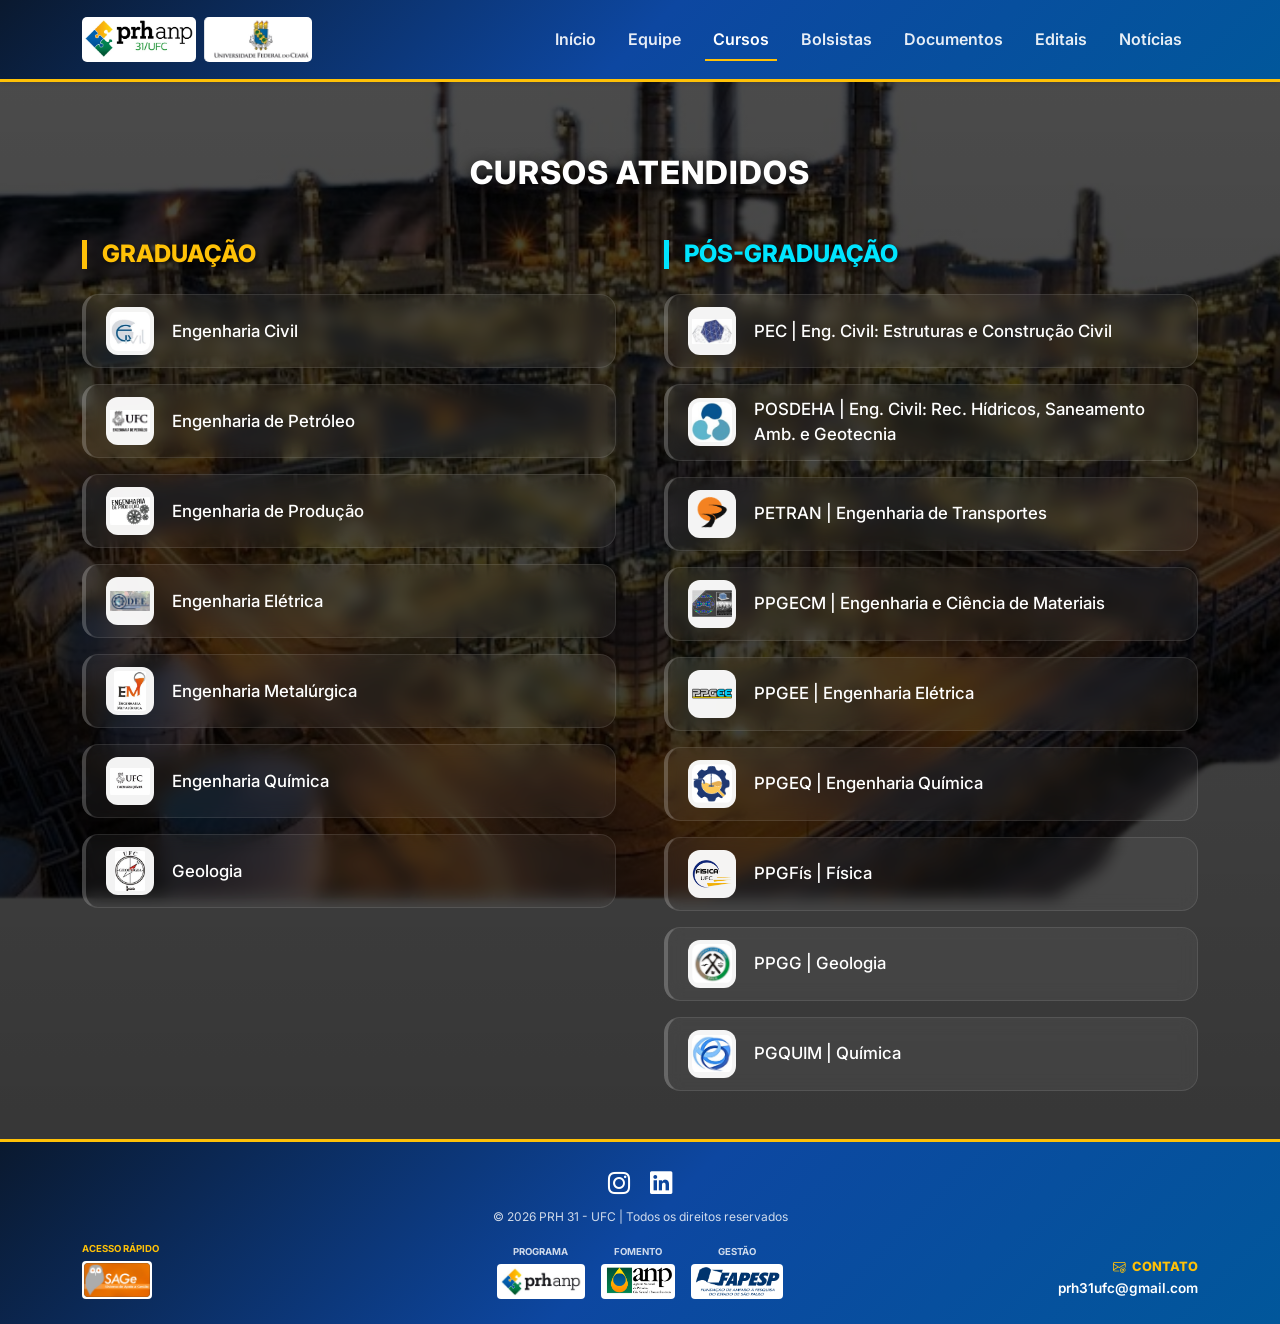
<file: cursos.html>
<!DOCTYPE html>
<html lang="pt-br">
<head>
  <meta charset="UTF-8">
  <meta name="viewport" content="width=device-width, initial-scale=1">
  <title>PRH 31 - UFC | Cursos</title>
  <link href="https://cdn.jsdelivr.net/npm/bootstrap@5.3.2/dist/css/bootstrap.min.css" rel="stylesheet">
  <link rel="stylesheet" href="https://cdn.jsdelivr.net/npm/bootstrap-icons@1.11.1/font/bootstrap-icons.css">
  <style>
    @import url('https://fonts.googleapis.com/css2?family=Inter:wght@400;600;800&display=swap');
    
    body { 
      font-family: 'Inter', sans-serif; 
      background: linear-gradient(rgba(0, 0, 0, 0.70), rgba(0, 0, 0, 0.80)), url('img/refi.jpeg') no-repeat center center fixed; 
      background-size: cover; 
      color: #fff; 
      min-height: 100vh; 
    }

    /* NAVBAR PADRONIZADA */
    .navbar {
      background: linear-gradient(135deg, #0a192f 0%, #0d47a1 50%, #01579b 100%);
      border-bottom: 3px solid #ffc107;
      padding: 12px 0;
    }

    .navbar-brand img { 
      height: 45px; 
      background: #fff; 
      padding: 3px; 
      border-radius: 5px; 
      transition: 0.3s;
    }

    .navbar-brand a:hover img { transform: scale(1.05); box-shadow: 0 0 10px #ffc107; }

    .nav-link { 
      font-weight: 600; 
      color: rgba(255, 255, 255, 0.9) !important; 
      border-bottom: 2px solid transparent; 
      transition: 0.3s; 
      margin: 0 8px;
    }

    .nav-link:hover { color: #ffc107 !important; }

    .nav-link.active { 
      color: #fff !important; 
      border-bottom: 2px solid #ffc107 !important; 
    }

    .navbar-toggler { border-color: rgba(255,255,255,0.3); }
    .navbar-toggler-icon { filter: invert(1); }

    /* ESTILO DOS CURSOS (Glassmorphism) */
    .course-link { 
      position: relative;
      text-decoration: none; 
      color: #fff !important; 
      padding: 12px 20px; 
      border-radius: 16px; 
      background: rgba(255, 255, 255, 0.05); 
      backdrop-filter: blur(8px);
      -webkit-backdrop-filter: blur(8px);
      border: 1px solid rgba(255, 255, 255, 0.1); 
      border-left: 4px solid rgba(255, 255, 255, 0.2);
      display: flex; 
      align-items: center; 
      font-weight: 500; 
      font-size: 1.05rem;
      transition: all 0.4s cubic-bezier(0.175, 0.885, 0.32, 1.275); 
      overflow: hidden;
      z-index: 1;
    }

    /* Efeito de hover na caixa principal */
    .course-link:hover { 
      background: rgba(255, 255, 255, 0.12); 
      border-left-color: #ffc107; 
      border-right-color: rgba(255, 255, 255, 0.3);
      transform: translateY(-5px); 
      box-shadow: 0 15px 30px rgba(0,0,0,0.4); 
    }

    /* Efeito de brilho */
    .course-link::before {
      content: "";
      position: absolute;
      top: 0; left: -100%;
      width: 50%; height: 100%;
      background: linear-gradient(to right, rgba(255,255,255,0) 0%, rgba(255,255,255,0.15) 50%, rgba(255,255,255,0) 100%);
      transform: skewX(-25deg);
      transition: all 0.6s ease;
      z-index: -1;
    }

    .course-link:hover::before {
      left: 150%;
    }

    /* Caixa interna dos ícones (Caso ainda use algum ícone do Bootstrap) */
    .course-link i { 
      margin-right: 18px; 
      font-size: 1.3rem; 
      color: rgba(255, 255, 255, 0.9); 
      background: rgba(255, 255, 255, 0.1);
      padding: 12px;
      border-radius: 12px;
      transition: all 0.3s ease;
      display: flex;
      align-items: center;
      justify-content: center;
      width: 48px;
      height: 48px;
    }

    .course-link:hover i { 
      background: #ffc107; 
      color: #0a192f;
      transform: scale(1.1) rotate(5deg);
      box-shadow: 0 0 15px rgba(255, 193, 7, 0.5);
    }

    /* Caixa interna das logos (Graduação e Pós-Graduação) */
    .course-link img.course-logo {
      margin-right: 18px;
      width: 48px;
      height: 48px;
      object-fit: contain; /* Mantém a proporção da logo sem distorcer */
      background: rgba(255, 255, 255, 0.95); /* Fundo quase branco para destacar a logo */
      padding: 4px; /* Espaçamento interno para a logo respirar */
      border-radius: 12px;
      transition: all 0.3s ease;
    }

    .course-link:hover img.course-logo {
      transform: scale(1.1) rotate(5deg);
      box-shadow: 0 0 15px rgba(255, 193, 7, 0.5);
      background: #fff; /* Fundo totalmente branco no hover */
    }

    .category-title { 
      color: #ffc107; 
      font-weight: 800; 
      margin-bottom: 25px; 
      text-transform: uppercase; 
      border-left: 5px solid #ffc107; 
      padding-left: 15px; 
      text-shadow: 2px 2px 4px rgba(0,0,0,0.5); 
    }

    .main-title { font-weight: 800; text-shadow: 0 4px 15px rgba(0,0,0,1); letter-spacing: 1px; }

    /* RODAPÉ PADRONIZADO */
    footer { 
      background: linear-gradient(135deg, #0a192f 0%, #0d47a1 50%, #01579b 100%); 
      color: #fff; 
      padding: 25px 0; 
      margin-top: auto; 
      border-top: 3px solid #ffc107; 
    }

    .footer-logos img { height: 35px; background: #fff; padding: 3px; border-radius: 4px; transition: 0.3s; }

    .footer-logos a:hover img, .footer-sage a:hover img { transform: scale(1.05); box-shadow: 0 0 10px #ffc107; }

    .logo-label { 
      font-size: .6rem; 
      text-transform: uppercase; 
      font-weight: 700; 
      margin-bottom: 4px; 
      display: block; 
      color: rgba(255,255,255,0.8); 
    }

    .contact-block { display: flex; flex-direction: column; align-items: flex-end; justify-content: center; }
    .contact-label { font-size: 0.8rem; text-transform: uppercase; font-weight: 800; margin-bottom: 2px; color: #ffc107; display: flex; align-items: center; gap: 6px; }
    .footer-email { font-size: 0.85rem; font-weight: 600; color: #fff; text-decoration: none; transition: 0.3s; }
    .footer-email:hover { color: #ffc107; }

    .social-icons a { color: #fff; font-size: 1.4rem; margin: 0 8px; transition: 0.3s; display: inline-block; }
    .social-icons a:hover { color: #ffc107 !important; transform: scale(1.2); }

    @media (max-width: 992px) { 
        .contact-block { align-items: center; margin-top: 15px; } 
        .navbar-brand img { height: 38px; }
    }
  </style>
</head>

<body class="d-flex flex-column min-vh-100">

<nav class="navbar navbar-expand-lg sticky-top shadow-sm">
  <div class="container">
    <div class="navbar-brand d-flex align-items-center">
      <a href="index.html"><img src="img/logo.jpeg" alt="Logo PRH"></a>
      <a href="https://www.ufc.br/" target="_blank"><img src="img/logo-ufc.jpeg" class="ms-2 border-start ps-2" alt="Logo UFC"></a>
    </div>
    
    <button class="navbar-toggler" type="button" data-bs-toggle="collapse" data-bs-target="#navbarNav">
      <span class="navbar-toggler-icon"></span>
    </button>

    <div class="collapse navbar-collapse" id="navbarNav">
      <ul class="navbar-nav ms-auto align-items-center">
        <li class="nav-item"><a class="nav-link" href="index.html">Início</a></li>
        <li class="nav-item"><a class="nav-link" href="equipe.html">Equipe</a></li>
        <li class="nav-item"><a class="nav-link active" href="cursos.html">Cursos</a></li>
        <li class="nav-item"><a class="nav-link" href="bolsistas.html">Bolsistas</a></li>
        <li class="nav-item"><a class="nav-link" href="documentos.html">Documentos</a></li>
        <li class="nav-item"><a class="nav-link" href="editais.html">Editais</a></li>
        <li class="nav-item"><a class="nav-link" href="noticias.html">Notícias</a></li>
      </ul>
    </div>
  </div>
</nav>

<main class="container py-5 flex-grow-1">
  <h2 class="text-center main-title mb-5 mt-4">CURSOS ATENDIDOS</h2>
  
  <div class="row g-5">
    <div class="col-md-6">
      <h4 class="category-title">Graduação</h4>
      <div class="d-flex flex-column gap-3">
        <a href="https://www.ufc.br/ensino/guia-de-profissoes/555-engenharia-civil" target="_blank" class="course-link">
          <img src="img/logo-civil.jpeg" alt="Engenharia Civil" class="course-logo"> Engenharia Civil
        </a>
        <a href="https://www.ufc.br/ensino/guia-de-profissoes/549-engenharia-de-petroleo" target="_blank" class="course-link">
          <img src="img/logo-petroleo.jpeg" alt="Engenharia de Petróleo" class="course-logo"> Engenharia de Petróleo
        </a>
        <a href="https://producao.ufc.br/pt/sobre/" target="_blank" class="course-link">
          <img src="img/logo-producao.jpeg" alt="Engenharia de Produção" class="course-logo"> Engenharia de Produção
        </a>
        <a href="https://www.ufc.br/ensino/guia-de-profissoes/545-engenharia-eletrica" target="_blank" class="course-link">
          <img src="img/logo-eletrica.jpeg" alt="Engenharia Elétrica" class="course-logo"> Engenharia Elétrica
        </a>
        <a href="https://www.ufc.br/ensino/guia-de-profissoes/543-engenharia-metalurgica" target="_blank" class="course-link">
          <img src="img/logo-metalurgica.jpeg" alt="Engenharia Metalúrgica" class="course-logo"> Engenharia Metalúrgica
        </a>
        <a href="https://www.ufc.br/ensino/guia-de-profissoes/542-engenharia-quimica" target="_blank" class="course-link">
          <img src="img/logo-quimica.jpeg" alt="Engenharia Química" class="course-logo"> Engenharia Química
        </a>
        <a href="https://www.ufc.br/ensino/guia-de-profissoes/533-geologia" target="_blank" class="course-link">
          <img src="img/logo-geologia.jpeg" alt="Geologia" class="course-logo"> Geologia
        </a>
      </div>
    </div>

    <div class="col-md-6">
      <h4 class="category-title" style="color: #00e5ff; border-color: #00e5ff;">Pós-Graduação</h4>
      <div class="d-flex flex-column gap-3">
        <a href="https://www.pec.ufc.br/index.php/pt-br/" target="_blank" class="course-link">
          <img src="img/logo-pec.jpeg" alt="PEC" class="course-logo"> PEC | Eng. Civil: Estruturas e Construção Civil
        </a>
        <a href="http://posdeha.ufc.br" target="_blank" class="course-link">
          <img src="img/logo-posdeha.jpeg" alt="POSDEHA" class="course-logo"> POSDEHA | Eng. Civil: Rec. Hídricos, Saneamento Amb. e Geotecnia
        </a>
        <a href="https://det.ufc.br/petran" target="_blank" class="course-link">
          <img src="img/logo-petran.jpeg" alt="PETRAN" class="course-logo"> PETRAN | Engenharia de Transportes
        </a>
        <a href="https://materiais.ufc.br/pt/" target="_blank" class="course-link">
          <img src="img/logo-ppgecm.jpeg" alt="PPGECM" class="course-logo"> PPGECM | Engenharia e Ciência de Materiais
        </a>
        <a href="https://ppgee.ufc.br/pt/pagina-de-introducao/" target="_blank" class="course-link">
          <img src="img/logo-ppgee.jpeg" alt="PPGEE" class="course-logo"> PPGEE | Engenharia Elétrica
        </a>
        <a href="https://ppgeq.ufc.br" target="_blank" class="course-link">
          <img src="img/logo-ppgeq.jpeg" alt="PPGEQ" class="course-logo"> PPGEQ | Engenharia Química
        </a>
        <a href="https://www.fisica.ufc.br/portal/pos/" target="_blank" class="course-link">
          <img src="img/logo-ppgfis.jpeg" alt="PPGFís" class="course-logo"> PPGFís | Física
        </a>
        <a href="https://ppggeologia.ufc.br/pt/" target="_blank" class="course-link">
          <img src="img/logo-ppgg.jpeg" alt="PPGG" class="course-logo"> PPGG | Geologia
        </a>
        <a href="https://pgquim.ufc.br/pt/" target="_blank" class="course-link">
          <img src="img/logo-pgquim.jpeg" alt="PGQUIM" class="course-logo"> PGQUIM | Química
        </a>
      </div>
    </div>
  </div>
</main>

<footer class="text-center">
  <div class="container">
    <div class="social-icons mb-2">
      <a href="https://www.instagram.com/prh31.1.ufc.anp/" target="_blank"><i class="bi bi-instagram"></i></a>
      <a href="https://www.linkedin.com/in/prh31ufc/" target="_blank"><i class="bi bi-linkedin"></i></a>
    </div>
    <p class="mb-3 small" style="font-size: 0.75rem; opacity: 0.8;">© 2026 PRH 31 - UFC | Todos os direitos reservados</p>
    
    <div class="row align-items-end">
      <div class="col-md-3 text-start mb-3 mb-md-0 footer-sage">
        <span class="logo-label" style="color:#ffc107">Acesso Rápido</span>
        <a href="https://sage.fapesp.br/SAGe_WEB/processManagement.do" target="_blank">
          <img src="img/sage.jpeg" style="height:38px;border-radius:4px;background:#fff;padding:2px">
        </a>
      </div>

      <div class="col-md-6">
        <div class="row justify-content-center g-3 footer-logos">
          <div class="col-auto">
            <span class="logo-label">Programa</span>
            <a href="https://www.gov.br/anp/pt-br/assuntos/tecnologia-meio-ambiente/prh-anp-programa-de-formacao-de-recursos-humanos" target="_blank"><img src="img/logo-prh-anp.jpeg"></a>
          </div>
          <div class="col-auto">
            <span class="logo-label">Fomento</span>
            <a href="https://www.gov.br/anp/pt-br" target="_blank"><img src="img/logo-anp.jpeg"></a>
          </div>
          <div class="col-auto">
            <span class="logo-label">Gestão</span>
            <a href="https://fapesp.br/" target="_blank"><img src="img/logo-fapesp.jpeg"></a>
          </div>
        </div>
      </div>

      <div class="col-md-3 mb-2 mb-md-0 contact-block">
        <span class="contact-label"><i class="bi bi-envelope-at"></i> CONTATO</span>
        <a href="mailto:prh31ufc@gmail.com" class="footer-email">prh31ufc@gmail.com</a>
      </div>
    </div>
  </div>
</footer>

<script src="https://cdn.jsdelivr.net/npm/bootstrap@5.3.2/dist/js/bootstrap.bundle.min.js"></script>
</body>
</html>
</file>
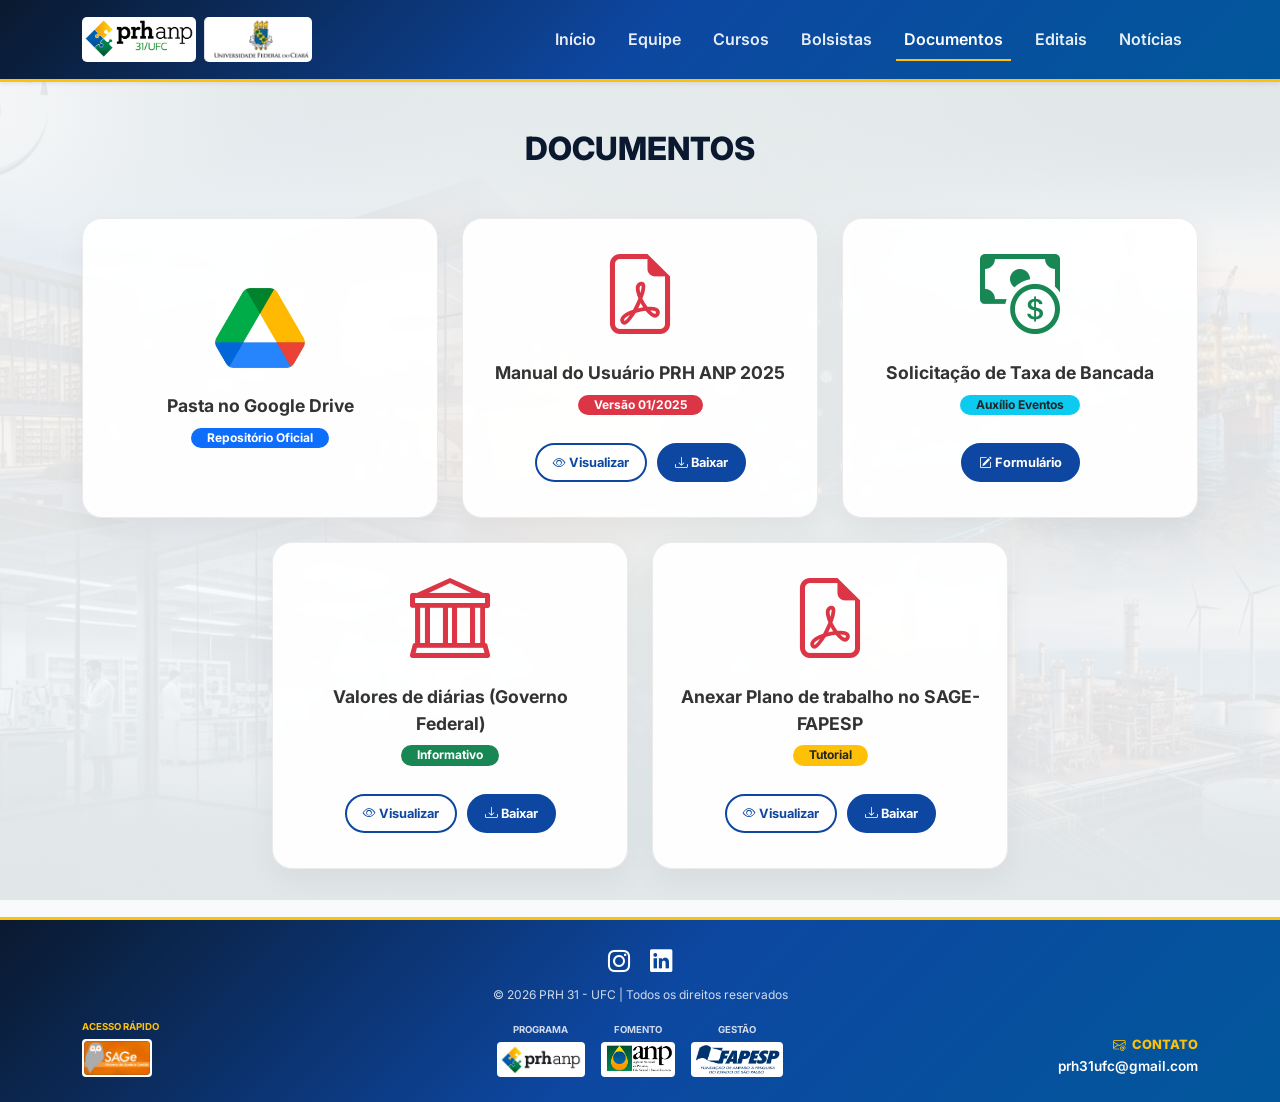
<file: documentos.html>
<!DOCTYPE html>
<html lang="pt-br">
<head>
  <meta charset="UTF-8">
  <meta name="viewport" content="width=device-width, initial-scale=1">
  <title>PRH 31 - UFC | Documentos</title>
  <link href="https://cdn.jsdelivr.net/npm/bootstrap@5.3.2/dist/css/bootstrap.min.css" rel="stylesheet">
  <link rel="stylesheet" href="https://cdn.jsdelivr.net/npm/bootstrap-icons@1.11.1/font/bootstrap-icons.css">
  <style>
    @import url('https://fonts.googleapis.com/css2?family=Inter:wght@400;600;800&display=swap');
    
    body {
      font-family: 'Inter', sans-serif;
      background: linear-gradient(rgba(248, 249, 250, 0.9), rgba(248, 249, 250, 0.9)), 
                  url('img/fundo.jpeg') no-repeat center center fixed;
      background-size: cover;
    }

    /* NAVBAR PADRONIZADA */
    .navbar {
      background: linear-gradient(135deg, #0a192f 0%, #0d47a1 50%, #01579b 100%);
      border-bottom: 3px solid #ffc107;
      padding: 12px 0;
    }

    .navbar-brand img { 
      height: 45px; 
      background: #fff; 
      padding: 3px; 
      border-radius: 5px; 
      transition: 0.3s ease;
    }

    /* Efeito nas logos superiores */
    .navbar-brand a:hover img { transform: scale(1.05); box-shadow: 0 0 10px #ffc107; }

    .nav-link { 
      font-weight: 600; 
      color: rgba(255, 255, 255, 0.9) !important; 
      border-bottom: 2px solid transparent; 
      transition: 0.3s; 
      margin: 0 8px;
    }

    .nav-link:hover { color: #ffc107 !important; }

    .nav-link.active { 
      color: #fff !important; 
      border-bottom: 2px solid #ffc107 !important; 
    }

    .navbar-toggler { border-color: rgba(255,255,255,0.3); }
    .navbar-toggler-icon { filter: invert(1); }

    /* ESTILO PARA OS CARDS DE DOCUMENTOS */
    .section-title { color: #0a192f; font-weight: 800; margin-bottom: 50px; text-align: center; }

    .doc-link-card {
      height: 100%;
      padding: 35px 25px;
      border-radius: 20px;
      background: rgba(255, 255, 255, 0.95);
      border: 1px solid rgba(0,0,0,0.08);
      transition: 0.3s;
      text-decoration: none;
      display: flex;
      flex-direction: column;
      align-items: center;
      justify-content: center;
      box-shadow: 0 10px 30px rgba(0,0,0,0.05);
      backdrop-filter: blur(5px);
    }

    .doc-link-card:hover {
      transform: translateY(-10px);
      box-shadow: 0 15px 40px rgba(0,0,0,0.1);
      border-color: #ffc107;
    }
    
    .card-icon-img { height: 80px; width: auto; margin-bottom: 15px; }
    .card-icon-bi { font-size: 80px; color: #dc3545; line-height: 1; margin-bottom: 15px; }
    
    .card-title-text { color:#333; font-weight:700; font-size: 1.1rem; margin-top: 10px; text-align: center; }
    
    .btn-group-custom { display: flex; gap: 10px; margin-top: 20px; width: 100%; justify-content: center; }
    
    .btn-doc-outline { 
      font-size: 0.8rem; 
      font-weight: 700; 
      padding: 8px 16px; 
      border-radius: 50px; 
      border: 2px solid #0d47a1;
      color: #0d47a1;
      transition: 0.3s;
      text-decoration: none;
    }
    .btn-doc-outline:hover { background: #0d47a1; color: #fff; }

    .btn-doc-fill { 
      font-size: 0.8rem; 
      font-weight: 700; 
      padding: 8px 16px; 
      border-radius: 50px; 
      background: #0d47a1;
      color: #fff;
      transition: 0.3s;
      text-decoration: none;
      border: 2px solid #0d47a1;
    }
    .btn-doc-fill:hover { background: #0a192f; border-color: #0a192f; color: #fff; }

    /* RODAPÉ PADRONIZADO */
    footer { 
      background: linear-gradient(135deg, #0a192f 0%, #0d47a1 50%, #01579b 100%); 
      color: #fff; 
      padding: 25px 0; 
      margin-top: auto; 
      border-top: 3px solid #ffc107; 
    }

    .footer-logos img, .footer-sage img { height: 35px; background: #fff; padding: 3px; border-radius: 4px; transition: 0.3s ease; }

    /* Efeito de brilho nas logos do rodapé ao passar o mouse */
    .footer-logos a:hover img, .footer-sage a:hover img { transform: scale(1.05); box-shadow: 0 0 10px #ffc107; }

    .logo-label { font-size:.6rem; text-transform:uppercase; font-weight:700; margin-bottom:4px; display:block; color:rgba(255,255,255,0.8)}
    
    .contact-block { display: flex; flex-direction: column; align-items: flex-end; justify-content: center; }
    .contact-label { font-size: 0.8rem; text-transform: uppercase; font-weight: 800; margin-bottom: 2px; color: #ffc107; display: flex; align-items: center; gap: 6px; }
    .footer-email { font-size: 0.85rem; font-weight: 600; color: #fff; text-decoration: none; transition: 0.3s; }
    .footer-email:hover { color: #ffc107; }

    .social-icons a { color: #fff; font-size: 1.4rem; margin: 0 8px; transition: 0.3s; display: inline-block; }
    .social-icons a:hover { color: #ffc107 !important; transform: scale(1.2); }

    @media (max-width: 992px) { 
        .contact-block { align-items: center; margin-top: 15px; } 
        .navbar-brand img { height: 38px; }
    }
  </style>
</head>
<body class="d-flex flex-column min-vh-100">

<nav class="navbar navbar-expand-lg sticky-top shadow-sm">
  <div class="container">
    <div class="navbar-brand d-flex align-items-center">
      <a href="index.html"><img src="img/logo.jpeg" alt="Logo PRH"></a>
      <a href="https://www.ufc.br/" target="_blank"><img src="img/logo-ufc.jpeg" class="ms-2 border-start ps-2" alt="Logo UFC"></a>
    </div>
    
    <button class="navbar-toggler" type="button" data-bs-toggle="collapse" data-bs-target="#navbarNav">
      <span class="navbar-toggler-icon"></span>
    </button>

    <div class="collapse navbar-collapse" id="navbarNav">
      <ul class="navbar-nav ms-auto align-items-center">
        <li class="nav-item"><a class="nav-link" href="index.html">Início</a></li>
        <li class="nav-item"><a class="nav-link" href="equipe.html">Equipe</a></li>
        <li class="nav-item"><a class="nav-link" href="cursos.html">Cursos</a></li>
        <li class="nav-item"><a class="nav-link" href="bolsistas.html">Bolsistas</a></li>
        <li class="nav-item"><a class="nav-link active" href="documentos.html">Documentos</a></li>
        <li class="nav-item"><a class="nav-link" href="editais.html">Editais</a></li>
        <li class="nav-item"><a class="nav-link" href="noticias.html">Notícias</a></li>
      </ul>
    </div>
  </div>
</nav>

<main class="container py-5 flex-grow-1">
  <h2 class="section-title">DOCUMENTOS</h2>

  <div class="row g-4 justify-content-center">
    
    <div class="col-md-4 col-sm-6">
      <a href="https://drive.google.com/drive/u/1/folders/1Adsp1AuhG-0qn7DkWhsiy7_5KLdinODc" target="_blank" class="doc-link-card">
        <img src="img/drive.jpeg" class="card-icon-img" alt="Google Drive">
        <div class="card-title-text">Pasta no Google Drive</div>
        <span class="badge bg-primary mt-2 px-3 rounded-pill">Repositório Oficial</span>
      </a>
    </div>

    <div class="col-md-4 col-sm-6">
      <div class="doc-link-card">
        <div class="card-icon-bi"><i class="bi bi-file-earmark-pdf"></i></div>
        <div class="card-title-text">Manual do Usuário PRH ANP 2025</div>
        <span class="badge bg-danger mt-2 mb-2 px-3 rounded-pill">Versão 01/2025</span>
        
        <div class="btn-group-custom">
          <a href="Manual do Usuario PRH ANP 2025.pdf" target="_blank" class="btn-doc-outline">
            <i class="bi bi-eye"></i> Visualizar
          </a>
          <a href="Manual do Usuario PRH ANP 2025.pdf" download="Manual_PRH_ANP_2025.pdf" class="btn-doc-fill">
            <i class="bi bi-download"></i> Baixar
          </a>
        </div>
      </div>
    </div>

    <div class="col-md-4 col-sm-6">
      <div class="doc-link-card">
        <div class="card-icon-bi" style="color: #198754;"><i class="bi bi-cash-coin"></i></div>
        <div class="card-title-text">Solicitação de Taxa de Bancada</div>
        <span class="badge bg-info text-dark mt-2 mb-2 px-3 rounded-pill">Auxílio Eventos</span>
        
        <div class="btn-group-custom">
          <a href="https://docs.google.com/forms/d/e/1FAIpQLScjUnVubcuqfQrvY6IEtUPyVmSINqDsNgOhRC7THE3wgaVcCg/viewform?usp=header" target="_blank" class="btn-doc-fill">
            <i class="bi bi-pencil-square"></i> Formulário
          </a>
        </div>
      </div>
    </div>

    <div class="col-md-4 col-sm-6">
  <div class="doc-link-card">
    <div class="card-icon-bi"><i class="bi bi-bank"></i></div>
    <div class="card-title-text">Valores de diárias (Governo Federal)</div>
    <span class="badge bg-success mt-2 mb-2 px-3 rounded-pill">Informativo</span>
    
    <div class="btn-group-custom">
      <a href="valores-diarias.pdf" target="_blank" class="btn-doc-outline">
        <i class="bi bi-eye"></i> Visualizar
      </a>
      <a href="valores-diarias.pdf" download="Valores_de_diarias.pdf" class="btn-doc-fill">
        <i class="bi bi-download"></i> Baixar
      </a>
    </div>
  </div>
</div>

    <div class="col-md-4 col-sm-6">
      <div class="doc-link-card">
        <div class="card-icon-bi"><i class="bi bi-file-earmark-pdf"></i></div>
        <div class="card-title-text">Anexar Plano de trabalho no SAGE-FAPESP</div>
        <span class="badge bg-warning text-dark mt-2 mb-2 px-3 rounded-pill">Tutorial</span>
        
        <div class="btn-group-custom">
          <a href="instrucoes-plano-sage.pdf" target="_blank" class="btn-doc-outline">
            <i class="bi bi-eye"></i> Visualizar
          </a>
          <a href="instrucoes-plano-sage.pdf" download="instrucoes-plano-sage.pdf" class="btn-doc-fill">
            <i class="bi bi-download"></i> Baixar
          </a>
        </div>
      </div>
    </div>

  </div>
</main>

<footer class="text-center">
  <div class="container">
    <div class="social-icons mb-2">
      <a href="https://www.instagram.com/prh31.1.ufc.anp/" target="_blank"><i class="bi bi-instagram"></i></a>
      <a href="https://www.linkedin.com/in/prh31ufc/" target="_blank"><i class="bi bi-linkedin"></i></a>
    </div>
    <p class="mb-3 small" style="font-size: 0.75rem; opacity: 0.8;">© 2026 PRH 31 - UFC | Todos os direitos reservados</p>
    
    <div class="row align-items-end">
      <div class="col-md-3 text-start mb-3 mb-md-0 footer-sage">
        <span class="logo-label" style="color:#ffc107">Acesso Rápido</span>
        <a href="https://sage.fapesp.br/SAGe_WEB/processManagement.do" target="_blank">
          <img src="img/sage.jpeg" alt="SAGE" style="height:38px;border-radius:4px;background:#fff;padding:2px">
        </a>
      </div>

      <div class="col-md-6">
        <div class="row justify-content-center g-3 footer-logos">
          <div class="col-auto"><span class="logo-label">Programa</span><a href="https://www.gov.br/anp/pt-br/assuntos/tecnologia-meio-ambiente/prh-anp-programa-de-formacao-de-recursos-humanos" target="_blank"><img src="img/logo-prh-anp.jpeg" alt="PRH ANP"></a></div>
          <div class="col-auto"><span class="logo-label">Fomento</span><a href="https://www.gov.br/anp/pt-br" target="_blank"><img src="img/logo-anp.jpeg" alt="ANP"></a></div>
          <div class="col-auto"><span class="logo-label">Gestão</span><a href="https://fapesp.br/" target="_blank"><img src="img/logo-fapesp.jpeg" alt="FAPESP"></a></div>
        </div>
      </div>

      <div class="col-md-3 mb-2 mb-md-0 contact-block">
        <span class="contact-label"><i class="bi bi-envelope-at"></i> CONTATO</span>
        <a href="mailto:prh31ufc@gmail.com" class="footer-email">prh31ufc@gmail.com</a>
      </div>
    </div>
  </div>
</footer>

<script src="https://cdn.jsdelivr.net/npm/bootstrap@5.3.2/dist/js/bootstrap.bundle.min.js"></script>
</body>
</html>
</file>
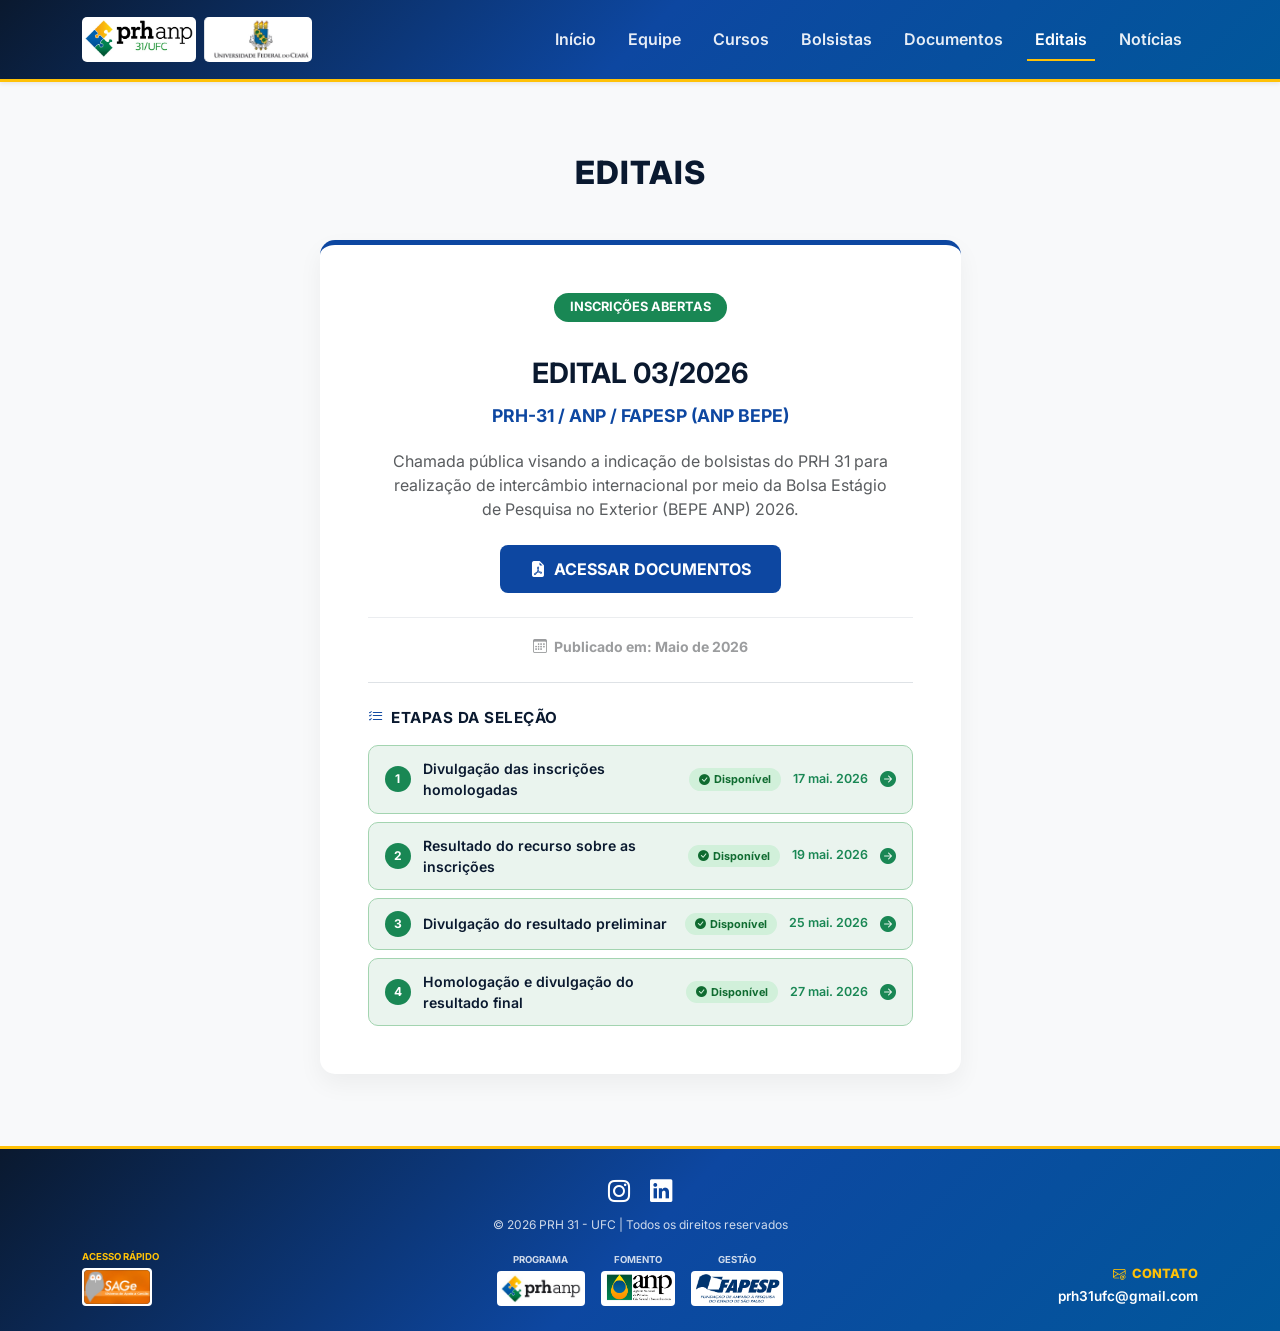
<file: editais.html>
<!DOCTYPE html>
<html lang="pt-br">
<head>
  <meta charset="UTF-8">
  <meta name="viewport" content="width=device-width, initial-scale=1">
  <title>PRH 31 - UFC | Editais</title>
  <link href="https://cdn.jsdelivr.net/npm/bootstrap@5.3.2/dist/css/bootstrap.min.css" rel="stylesheet">
  <link rel="stylesheet" href="https://cdn.jsdelivr.net/npm/bootstrap-icons@1.11.1/font/bootstrap-icons.css">
  <style>
    @import url('https://fonts.googleapis.com/css2?family=Inter:wght@400;600;800&display=swap');
    
    body {
      font-family: 'Inter', sans-serif;
      background-color: #f8f9fa;
      min-height: 100vh;
      display: flex;
      flex-direction: column;
    }

    /* NAVBAR PADRONIZADA */
    .navbar {
      background: linear-gradient(135deg, #0a192f 0%, #0d47a1 50%, #01579b 100%);
      border-bottom: 3px solid #ffc107;
      padding: 12px 0;
    }

    .navbar-brand img { 
      height: 45px; 
      background: #fff; 
      padding: 3px; 
      border-radius: 5px; 
      transition: 0.3s ease;
    }

    .navbar-brand a:hover img { transform: scale(1.05); box-shadow: 0 0 10px #ffc107; }

    .nav-link { 
      font-weight: 600; 
      color: rgba(255, 255, 255, 0.9) !important; 
      border-bottom: 2px solid transparent; 
      transition: 0.3s; 
      margin: 0 8px;
    }

    .nav-link:hover { color: #ffc107 !important; }

    .nav-link.active { 
      color: #fff !important; 
      border-bottom: 2px solid #ffc107 !important; 
    }

    /* CONTEÚDO PRINCIPAL */
    .main-title { 
      color: #0a192f; 
      font-weight: 800; 
      letter-spacing: 1px;
    }

    /* ESTILO DO CARD DE EDITAL */
    .edital-card {
      background: #fff;
      border: none;
      border-radius: 15px;
      box-shadow: 0 10px 25px rgba(0,0,0,0.05);
      border-top: 5px solid #0d47a1;
      transition: transform 0.3s ease;
    }

    .edital-card:hover {
      transform: translateY(-5px);
    }

    .btn-edital-download {
      background-color: #0d47a1;
      color: #fff;
      font-weight: 700;
      border-radius: 8px;
      padding: 12px 30px;
      transition: 0.3s;
      border: none;
      display: inline-flex;
      align-items: center;
      justify-content: center;
      text-decoration: none;
    }

    .btn-edital-download:hover {
      background-color: #0a192f;
      color: #ffc107;
      box-shadow: 0 5px 15px rgba(13, 71, 161, 0.3);
    }

    /* ETAPAS DA SELEÇÃO */
    .etapas-titulo {
      color: #0a192f;
      font-weight: 700;
      font-size: 0.95rem;
      text-transform: uppercase;
      letter-spacing: 0.5px;
    }

    /* --- ETAPA PUBLICADA --- */
    .etapa-item {
      display: flex;
      align-items: center;
      gap: 12px;
      border-radius: 10px;
      padding: 12px 16px;
      font-weight: 600;
      font-size: 0.88rem;
      transition: 0.25s;
      text-decoration: none;
    }

    .etapa-item[data-status="publicado"] {
      background: #eaf4ee;
      border: 1.5px solid #a3d4b0;
      color: #0a192f;
      cursor: pointer;
    }

    .etapa-item[data-status="publicado"]:hover {
      background: #0d47a1;
      color: #fff;
      border-color: #0d47a1;
    }

    .etapa-item[data-status="publicado"]:hover .etapa-data {
      color: rgba(255,255,255,0.8);
    }

    .etapa-item[data-status="publicado"]:hover .etapa-arrow {
      color: #ffc107;
    }

    .etapa-item[data-status="publicado"]:hover .etapa-num-badge {
      background: rgba(255,255,255,0.25);
      color: #fff;
    }

    /* --- ETAPA PENDENTE --- */
    .etapa-item[data-status="pendente"] {
      background: #f4f4f4;
      border: 1.5px dashed #ced4da;
      color: #adb5bd;
      cursor: not-allowed;
      pointer-events: none;
    }

    /* BADGES DE NÚMERO */
    .etapa-num-badge {
      border-radius: 50%;
      width: 26px;
      height: 26px;
      display: flex;
      align-items: center;
      justify-content: center;
      font-size: 0.75rem;
      font-weight: 700;
      flex-shrink: 0;
      transition: 0.25s;
    }

    .etapa-item[data-status="publicado"] .etapa-num-badge {
      background: #198754;
      color: #fff;
    }

    .etapa-item[data-status="pendente"] .etapa-num-badge {
      background: #dee2e6;
      color: #adb5bd;
    }

    .etapa-label {
      flex: 1;
      text-align: left;
    }

    .etapa-data {
      font-size: 0.78rem;
      font-weight: 600;
      white-space: nowrap;
      flex-shrink: 0;
      transition: 0.25s;
    }

    .etapa-item[data-status="publicado"] .etapa-data {
      color: #198754;
    }

    .etapa-item[data-status="pendente"] .etapa-data {
      color: #ced4da;
    }

    .etapa-arrow {
      font-size: 1rem;
      flex-shrink: 0;
      transition: 0.25s;
    }

    .etapa-item[data-status="publicado"] .etapa-arrow {
      color: #198754;
    }

    .etapa-item[data-status="pendente"] .etapa-arrow {
      color: #dee2e6;
    }

    /* BADGES DE STATUS */
    .badge-publicado {
      font-size: 0.68rem;
      font-weight: 700;
      background: #d1f0da;
      color: #0f6b30;
      border-radius: 50px;
      padding: 3px 10px;
      white-space: nowrap;
      flex-shrink: 0;
    }

    .badge-pendente {
      font-size: 0.68rem;
      font-weight: 700;
      background: #e9ecef;
      color: #adb5bd;
      border-radius: 50px;
      padding: 3px 10px;
      white-space: nowrap;
      flex-shrink: 0;
    }

    /* RODAPÉ PADRONIZADO */
    footer { 
      background: linear-gradient(135deg, #0a192f 0%, #0d47a1 50%, #01579b 100%); 
      color: #fff; 
      padding: 25px 0; 
      margin-top: auto; 
      border-top: 3px solid #ffc107; 
    }

    .footer-logos img, .footer-sage img { 
      height: 35px; 
      background: #fff; 
      padding: 3px; 
      border-radius: 4px; 
      transition: 0.3s ease;
    }

    .footer-logos a:hover img, .footer-sage a:hover img { transform: scale(1.05); box-shadow: 0 0 10px #ffc107; }

    .logo-label { 
      font-size: .6rem; 
      text-transform: uppercase; 
      font-weight: 700; 
      margin-bottom: 4px; 
      display: block; 
      color: rgba(255,255,255,0.8); 
    }
    
    .contact-block { display: flex; flex-direction: column; align-items: flex-end; justify-content: center; }
    .contact-label { font-size: 0.8rem; text-transform: uppercase; font-weight: 800; margin-bottom: 2px; color: #ffc107; display: flex; align-items: center; gap: 6px; }
    .footer-email { font-size: 0.85rem; font-weight: 600; color: #fff; text-decoration: none; transition: 0.3s; }
    .footer-email:hover { color: #ffc107; }

    .social-icons a { color: #fff; font-size: 1.4rem; margin: 0 8px; transition: 0.3s; display: inline-block; }
    .social-icons a:hover { color: #ffc107 !important; transform: scale(1.2); }

    @media (max-width: 992px) { 
        .contact-block { align-items: center; margin-top: 20px; } 
    }

    @media (max-width: 576px) {
      .etapa-data { display: none; }
    }
  </style>
</head>
<body class="d-flex flex-column min-vh-100">

<nav class="navbar navbar-expand-lg sticky-top shadow-sm">
  <div class="container">
    <div class="navbar-brand d-flex align-items-center">
      <a href="index.html"><img src="img/logo.jpeg" alt="Logo PRH"></a>
      <a href="https://www.ufc.br/" target="_blank"><img src="img/logo-ufc.jpeg" class="ms-2 border-start ps-2" alt="Logo UFC"></a>
    </div>
    
    <button class="navbar-toggler" type="button" data-bs-toggle="collapse" data-bs-target="#navbarNav">
      <span class="navbar-toggler-icon"></span>
    </button>

    <div class="collapse navbar-collapse" id="navbarNav">
      <ul class="navbar-nav ms-auto align-items-center">
        <li class="nav-item"><a class="nav-link" href="index.html">Início</a></li>
        <li class="nav-item"><a class="nav-link" href="equipe.html">Equipe</a></li>
        <li class="nav-item"><a class="nav-link" href="cursos.html">Cursos</a></li>
        <li class="nav-item"><a class="nav-link" href="bolsistas.html">Bolsistas</a></li>
        <li class="nav-item"><a class="nav-link" href="documentos.html">Documentos</a></li>
        <li class="nav-item"><a class="nav-link active" href="editais.html">Editais</a></li>
        <li class="nav-item"><a class="nav-link" href="noticias.html">Notícias</a></li>
      </ul>
    </div>
  </div>
</nav>

<main class="container py-5 flex-grow-1">
  <h2 class="main-title text-center mb-5 mt-4">EDITAIS</h2>
  
  <div class="row justify-content-center">
    <div class="col-md-9 col-lg-7">
      
      <div class="card edital-card text-center mb-4">
        <div class="card-body p-4 p-md-5">
          <div class="mb-3">
            <span class="badge bg-success px-3 py-2 mb-3" style="border-radius: 50px; font-size: 0.8rem;">INSCRIÇÕES ABERTAS</span>
          </div>
          
          <h3 class="fw-bold mb-3" style="color: #0a192f; line-height: 1.4;">
            EDITAL 03/2026<br>
            <span style="font-size: 1.1rem; color: #0d47a1;">PRH-31 / ANP / FAPESP (ANP BEPE)</span>
          </h3>
          
          <p class="text-muted mb-4 px-lg-4">
            Chamada pública visando a indicação de bolsistas do PRH 31 para realização de intercâmbio internacional por meio da Bolsa Estágio de Pesquisa no Exterior (BEPE ANP) 2026.
          </p>
          
          <div class="d-grid gap-2 d-sm-block">
            <a href="https://drive.google.com/drive/u/1/folders/179yxuT_YFnRCy1mwdFmd2gH4LSlx1wC-" target="_blank" class="btn-edital-download">
              <i class="bi bi-file-earmark-pdf-fill me-2"></i> ACESSAR DOCUMENTOS
            </a>
          </div>
          
          <div class="mt-4 pt-3 border-top" style="opacity: 0.6;">
            <small class="text-muted fw-bold">
              <i class="bi bi-calendar3 me-1"></i> Publicado em: Maio de 2026
            </small>
          </div>

          <!-- ETAPAS DA SELEÇÃO -->
          <!-- Para controlar o status de cada etapa, altere data-status="publicado" ou data-status="pendente" -->
          <!-- Etapas pendentes ficam acinzentadas e sem link clicável -->
          <!-- Etapas publicadas ficam verdes e direcionam ao Google Drive ao clicar -->
          <div class="mt-4 pt-4 border-top text-start">
            <p class="etapas-titulo mb-3">
              <i class="bi bi-list-check me-2" style="color:#0d47a1;"></i>Etapas da Seleção
            </p>
            <div class="d-flex flex-column gap-2">

              <!-- ETAPA 1 — altere data-status para "publicado" quando o documento estiver disponível -->
              <a href="https://drive.google.com/drive/u/4/folders/179yxuT_YFnRCy1mwdFmd2gH4LSlx1wC-"
                 target="_blank"
                 class="etapa-item"
                 data-status="publicado">
                <div class="etapa-num-badge">1</div>
                <span class="etapa-label">Divulgação das inscrições homologadas</span>
                <span class="badge-publicado"><i class="bi bi-check-circle-fill me-1"></i>Disponível</span>
                <span class="etapa-data">17 mai. 2026</span>
                <i class="bi bi-arrow-right-circle-fill etapa-arrow"></i>
              </a>

              <!-- ETAPA 2 -->
              <a href="https://drive.google.com/drive/u/4/folders/179yxuT_YFnRCy1mwdFmd2gH4LSlx1wC-"
                 target="_blank"
                 class="etapa-item"
                 data-status="publicado">
                <div class="etapa-num-badge">2</div>
                <span class="etapa-label">Resultado do recurso sobre as inscrições</span>
                <span class="badge-publicado"><i class="bi bi-check-circle-fill me-1"></i>Disponível</span>
                <span class="etapa-data">19 mai. 2026</span>
                <i class="bi bi-arrow-right-circle-fill etapa-arrow"></i>
              </a>

              <!-- ETAPA 3 -->
              <a href="https://drive.google.com/drive/u/4/folders/179yxuT_YFnRCy1mwdFmd2gH4LSlx1wC-"
                 target="_blank"
                 class="etapa-item"
                 data-status="publicado">
                <div class="etapa-num-badge">3</div>
                <span class="etapa-label">Divulgação do resultado preliminar</span>
                <span class="badge-publicado"><i class="bi bi-check-circle-fill me-1"></i>Disponível</span>
                <span class="etapa-data">25 mai. 2026</span>
                <i class="bi bi-arrow-right-circle-fill etapa-arrow"></i>
              </a>

              <!-- ETAPA 4 -->
              <a href="https://drive.google.com/drive/u/4/folders/179yxuT_YFnRCy1mwdFmd2gH4LSlx1wC-"
                 target="_blank"
                 class="etapa-item"
                 data-status="publicado">
                <div class="etapa-num-badge">4</div>
                <span class="etapa-label">Homologação e divulgação do resultado final</span>
                <span class="badge-publicado"><i class="bi bi-check-circle-fill me-1"></i>Disponível</span>
                <span class="etapa-data">27 mai. 2026</span>
                <i class="bi bi-arrow-right-circle-fill etapa-arrow"></i>
              </a>

            </div>
          </div>
          <!-- FIM ETAPAS DA SELEÇÃO -->

        </div>
      </div>

    </div>
  </div>
</main>

<footer class="text-center">
  <div class="container">
    <div class="social-icons mb-2">
      <a href="https://www.instagram.com/prh31.1.ufc.anp/" target="_blank"><i class="bi bi-instagram"></i></a>
      <a href="https://www.linkedin.com/in/prh31ufc/" target="_blank"><i class="bi bi-linkedin"></i></a>
    </div>
    <p class="mb-3 small" style="font-size: 0.75rem; opacity: 0.8;">© 2026 PRH 31 - UFC | Todos os direitos reservados</p>
    
    <div class="row align-items-end">
      <div class="col-md-3 text-start mb-3 mb-md-0 footer-sage">
        <span class="logo-label" style="color:#ffc107">Acesso Rápido</span>
        <a href="https://sage.fapesp.br/SAGe_WEB/processManagement.do" target="_blank">
          <img src="img/sage.jpeg" alt="SAGE" style="height:38px;border-radius:4px;background:#fff;padding:2px">
        </a>
      </div>

      <div class="col-md-6">
        <div class="row justify-content-center g-3 footer-logos">
          <div class="col-auto">
            <span class="logo-label">Programa</span>
            <a href="https://www.gov.br/anp/pt-br/assuntos/tecnologia-meio-ambiente/prh-anp-programa-de-formacao-de-recursos-humanos" target="_blank"><img src="img/logo-prh-anp.jpeg" alt="PRH ANP"></a>
          </div>
          <div class="col-auto">
            <span class="logo-label">Fomento</span>
            <a href="https://www.gov.br/anp/pt-br" target="_blank"><img src="img/logo-anp.jpeg" alt="ANP"></a>
          </div>
          <div class="col-auto">
            <span class="logo-label">Gestão</span>
            <a href="https://fapesp.br/" target="_blank"><img src="img/logo-fapesp.jpeg" alt="FAPESP"></a>
          </div>
        </div>
      </div>

      <div class="col-md-3 mb-2 mb-md-0 contact-block">
        <span class="contact-label"><i class="bi bi-envelope-at"></i> CONTATO</span>
        <a href="mailto:prh31ufc@gmail.com" class="footer-email">prh31ufc@gmail.com</a>
      </div>
    </div>
  </div>
</footer>

<script src="https://cdn.jsdelivr.net/npm/bootstrap@5.3.2/dist/js/bootstrap.bundle.min.js"></script>
</body>
</html>
</file>
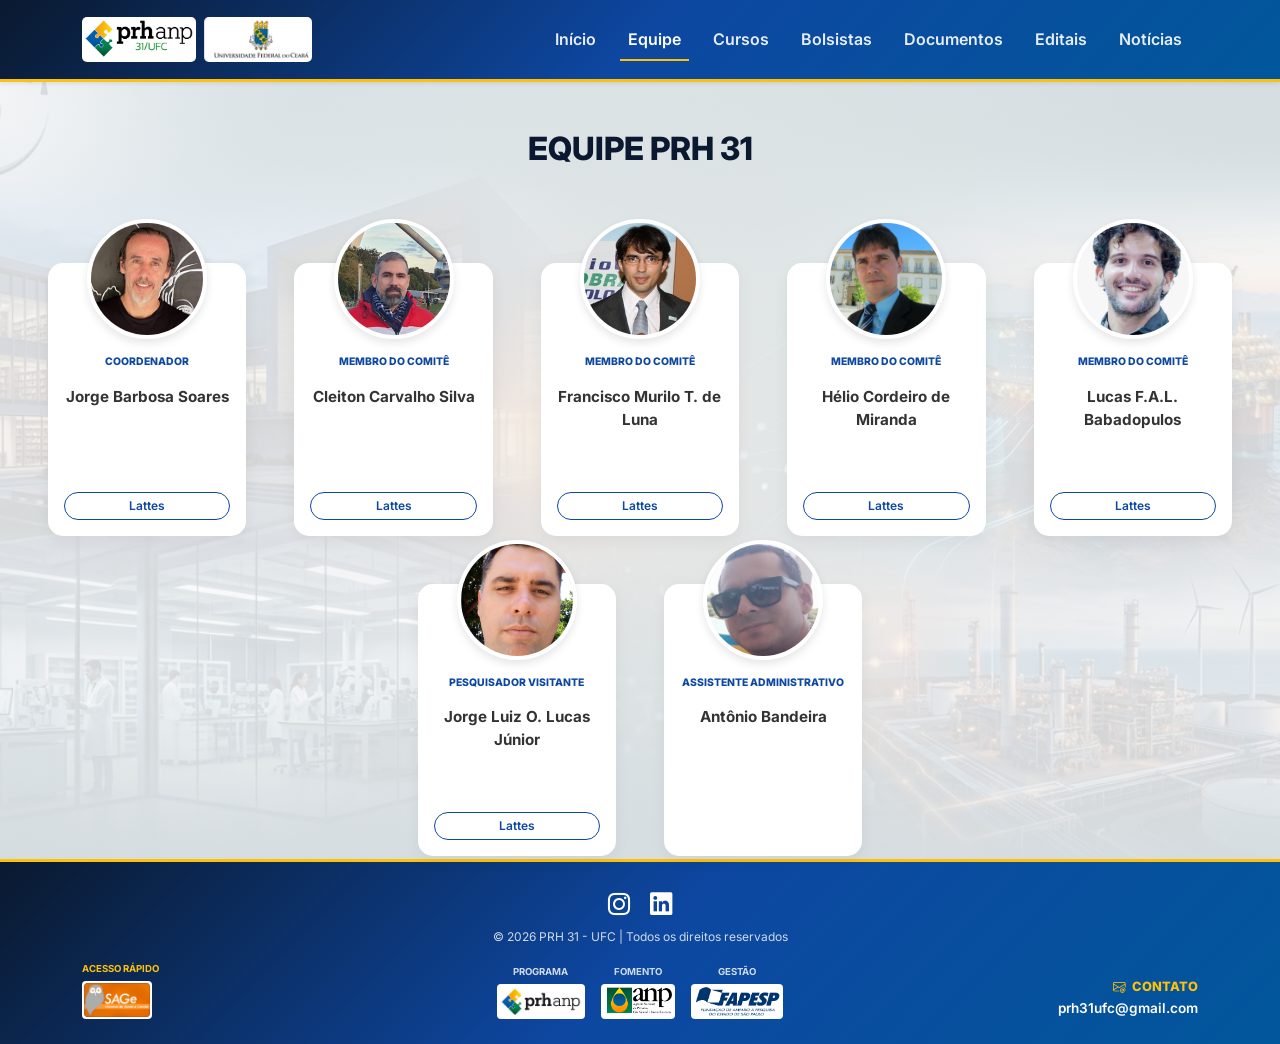
<file: equipe.html>
<!DOCTYPE html>
<html lang="pt-br">
<head>
  <meta charset="UTF-8">
  <meta name="viewport" content="width=device-width, initial-scale=1">
  <title>PRH 31 - UFC | Equipe</title>
  <link href="https://cdn.jsdelivr.net/npm/bootstrap@5.3.2/dist/css/bootstrap.min.css" rel="stylesheet">
  <link rel="stylesheet" href="https://cdn.jsdelivr.net/npm/bootstrap-icons@1.11.1/font/bootstrap-icons.css">
  <style>
    @import url('https://fonts.googleapis.com/css2?family=Inter:wght@400;600;800&display=swap');
    
    body {
      font-family: 'Inter', sans-serif;
      background: linear-gradient(rgba(248, 249, 250, 0.85), rgba(248, 249, 250, 0.85)), url('img/fundo.jpeg') no-repeat center center fixed;
      background-size: cover;
    }

    /* NAVBAR PADRONIZADA */
    .navbar {
      background: linear-gradient(135deg, #0a192f 0%, #0d47a1 50%, #01579b 100%);
      border-bottom: 3px solid #ffc107;
      padding: 12px 0;
    }

    .navbar-brand img { 
      height: 45px; 
      background: #fff; 
      padding: 3px; 
      border-radius: 5px; 
      transition: 0.3s;
    }

    /* Efeito nas logos superiores */
    .navbar-brand a:hover img { transform: scale(1.05); box-shadow: 0 0 10px #ffc107; }

    .nav-link { 
      font-weight: 600; 
      color: rgba(255, 255, 255, 0.9) !important; 
      border-bottom: 2px solid transparent; 
      transition: 0.3s; 
      margin: 0 8px;
    }

    .nav-link:hover { color: #ffc107 !important; }

    .nav-link.active { 
      color: #fff !important; 
      border-bottom: 2px solid #ffc107 !important; 
    }

    .navbar-toggler { border-color: rgba(255,255,255,0.3); }
    .navbar-toggler-icon { filter: invert(1); }

    .section-title { color: #0a192f; font-weight: 800; margin-bottom: 50px; }

    /* CARDS DA EQUIPE */
    .team-card {
      border: none;
      border-radius: 15px;
      background: #fff;
      box-shadow: 0 5px 15px rgba(0,0,0,0.05);
      margin-top: 45px;
      height: 100%;
      transition: 0.3s;
      display: flex;
      flex-direction: column;
    }
    .team-card:hover { transform: translateY(-5px); box-shadow: 0 8px 25px rgba(0,0,0,0.1); }
    
    /* AJUSTE DE PADRONIZAÇÃO DAS IMAGENS */
    .member-img {
      width: 120px; 
      height: 120px;
      aspect-ratio: 1 / 1; 
      object-fit: cover; 
      object-position: center; 
      border-radius: 50%; 
      border: 4px solid #fff;
      margin-top: -60px; 
      box-shadow: 0 4px 8px rgba(0,0,0,0.1);
      background-color: #eee; 
    }

    .member-role {
      font-size: .65rem;
      font-weight: 800;
      color: #0d47a1;
      text-transform: uppercase;
      margin-top: 15px;
    }

    .member-name { font-size: .95rem; font-weight: 700; margin-bottom: 15px; color: #333; flex-grow: 1; }
    
    .btn-lattes {
      border: 1px solid #0d47a1;
      color: #0d47a1;
      font-weight: 600;
      font-size: 0.75rem;
      border-radius: 50px;
      transition: 0.3s;
      margin-top: auto; 
    }
    .btn-lattes:hover {
      background-color: #0d47a1;
      color: #fff;
    }

    /* FOOTER */
    footer { 
      background: linear-gradient(135deg, #0a192f 0%, #0d47a1 50%, #01579b 100%); 
      color: #fff; 
      padding: 25px 0; 
      margin-top: auto; 
      border-top: 3px solid #ffc107; 
    }

    .footer-logos img { height: 35px; background: #fff; padding: 3px; border-radius: 4px; transition: 0.3s; }
    
    /* Efeito de brilho nas logos do rodapé ao passar o mouse */
    .footer-logos a:hover img, .footer-sage a:hover img { transform: scale(1.05); box-shadow: 0 0 10px #ffc107; }

    .logo-label { font-size:.6rem; text-transform:uppercase; font-weight:700; margin-bottom:4px; display:block; color:rgba(255,255,255,0.8)}
    
    .contact-block { display: flex; flex-direction: column; align-items: flex-end; justify-content: center; }
    .contact-label { font-size: 0.8rem; text-transform: uppercase; font-weight: 800; margin-bottom: 2px; color: #ffc107; display: flex; align-items: center; gap: 6px; }
    .footer-email { font-size: 0.85rem; font-weight: 600; color: #fff; text-decoration: none; transition: 0.3s; }
    .footer-email:hover { color: #ffc107; }

    .social-icons a { color: #fff; font-size: 1.4rem; margin: 0 8px; transition: 0.3s; display: inline-block; }
    .social-icons a:hover { color: #ffc107 !important; transform: scale(1.2); }

    @media (max-width: 992px) { 
        .contact-block { align-items: center; margin-top: 15px; } 
        .navbar-brand img { height: 38px; }
    }
  </style>
</head>
<body class="d-flex flex-column min-vh-100">

<nav class="navbar navbar-expand-lg sticky-top shadow-sm">
  <div class="container">
    <div class="navbar-brand d-flex align-items-center">
      <a href="index.html"><img src="img/logo.jpeg" alt="Logo PRH"></a>
      <a href="https://www.ufc.br/" target="_blank"><img src="img/logo-ufc.jpeg" class="ms-2 border-start ps-2" alt="Logo UFC"></a>
    </div>
    
    <button class="navbar-toggler" type="button" data-bs-toggle="collapse" data-bs-target="#navbarNav">
      <span class="navbar-toggler-icon"></span>
    </button>

    <div class="collapse navbar-collapse" id="navbarNav">
      <ul class="navbar-nav ms-auto align-items-center">
        <li class="nav-item"><a class="nav-link" href="index.html">Início</a></li>
        <li class="nav-item"><a class="nav-link active" href="equipe.html">Equipe</a></li>
        <li class="nav-item"><a class="nav-link" href="cursos.html">Cursos</a></li>
        <li class="nav-item"><a class="nav-link" href="bolsistas.html">Bolsistas</a></li>
        <li class="nav-item"><a class="nav-link" href="documentos.html">Documentos</a></li>
        <li class="nav-item"><a class="nav-link" href="editais.html">Editais</a></li>
        <li class="nav-item"><a class="nav-link" href="noticias.html">Notícias</a></li>
      </ul>
    </div>
  </div>
</nav>

<main class="container-fluid px-5 py-5 flex-grow-1 text-center">
  <h2 class="section-title">EQUIPE PRH 31</h2>
  
  <div class="row row-cols-1 row-cols-md-4 row-cols-lg-5 g-5 justify-content-center">
    <div class="col"><div class="card team-card p-3"><img src="img/coo.jpeg" class="member-img mx-auto"><p class="member-role">Coordenador</p><p class="member-name">Jorge Barbosa Soares</p><a href="https://lattes.cnpq.br/9212256013670303" target="_blank" class="btn btn-sm btn-lattes">Lattes</a></div></div>
    
    <div class="col"><div class="card team-card p-3"><img src="img/cg1.jpeg" class="member-img mx-auto"><p class="member-role">Membro do Comitê</p><p class="member-name">Cleiton Carvalho Silva</p><a href="https://lattes.cnpq.br/2862541276328123" target="_blank" class="btn btn-sm btn-lattes">Lattes</a></div></div>
    
    <div class="col"><div class="card team-card p-3"><img src="img/cg2.jpeg" class="member-img mx-auto"><p class="member-role">Membro do Comitê</p><p class="member-name">Francisco Murilo T. de Luna</p><a href="https://lattes.cnpq.br/9515868229218114" target="_blank" class="btn btn-sm btn-lattes">Lattes</a></div></div>
    
    <div class="col"><div class="card team-card p-3"><img src="img/cg3.jpeg" class="member-img mx-auto"><p class="member-role">Membro do Comitê</p><p class="member-name">Hélio Cordeiro de Miranda</p><a href="https://lattes.cnpq.br/6420338928006265" target="_blank" class="btn btn-sm btn-lattes">Lattes</a></div></div>
    
    <div class="col"><div class="card team-card p-3"><img src="img/cg4.jpeg" class="member-img mx-auto"><p class="member-role">Membro do Comitê</p><p class="member-name">Lucas F.A.L. Babadopulos</p><a href="https://lattes.cnpq.br/4032413277446483" target="_blank" class="btn btn-sm btn-lattes">Lattes</a></div></div>
    
    <div class="col"><div class="card team-card p-3"><img src="img/pv.jpeg" class="member-img mx-auto"><p class="member-role">Pesquisador Visitante</p><p class="member-name">Jorge Luiz O. Lucas Júnior</p><a href="http://lattes.cnpq.br/8556345641836954" target="_blank" class="btn btn-sm btn-lattes">Lattes</a></div></div>
    
    <div class="col"><div class="card team-card p-3"><img src="img/at.jpeg" class="member-img mx-auto"><p class="member-role">Assistente Administrativo</p><p class="member-name">Antônio Bandeira</p></div></div>
  </div>
</main>

<footer class="text-center">
  <div class="container">
    <div class="social-icons mb-2">
      <a href="https://www.instagram.com/prh31.1.ufc.anp/" target="_blank"><i class="bi bi-instagram"></i></a>
      <a href="https://www.linkedin.com/in/prh31ufc/" target="_blank"><i class="bi bi-linkedin"></i></a>
    </div>
    <p class="mb-3 small" style="font-size: 0.75rem; opacity: 0.8;">© 2026 PRH 31 - UFC | Todos os direitos reservados</p>
    
    <div class="row align-items-end">
      <div class="col-md-3 text-start mb-3 mb-md-0 footer-sage">
        <span class="logo-label" style="color:#ffc107">Acesso Rápido</span>
        <a href="https://sage.fapesp.br/SAGe_WEB/processManagement.do" target="_blank">
          <img src="img/sage.jpeg" style="height:38px;border-radius:4px;background:#fff;padding:2px">
        </a>
      </div>

      <div class="col-md-6">
        <div class="row justify-content-center g-3 footer-logos">
          <div class="col-auto"><span class="logo-label">Programa</span><a href="https://www.gov.br/anp/pt-br/assuntos/tecnologia-meio-ambiente/prh-anp-programa-de-formacao-de-recursos-humanos" target="_blank"><img src="img/logo-prh-anp.jpeg"></a></div>
          <div class="col-auto"><span class="logo-label">Fomento</span><a href="https://www.gov.br/anp/pt-br" target="_blank"><img src="img/logo-anp.jpeg"></a></div>
          <div class="col-auto"><span class="logo-label">Gestão</span><a href="https://fapesp.br/" target="_blank"><img src="img/logo-fapesp.jpeg"></a></div>
        </div>
      </div>

      <div class="col-md-3 mb-2 mb-md-0 contact-block">
        <span class="contact-label"><i class="bi bi-envelope-at"></i> CONTATO</span>
        <a href="mailto:prh31ufc@gmail.com" class="footer-email">prh31ufc@gmail.com</a>
      </div>
    </div>
  </div>
</footer>

<script src="https://cdn.jsdelivr.net/npm/bootstrap@5.3.2/dist/js/bootstrap.bundle.min.js"></script>
</body>
</html>
</file>
